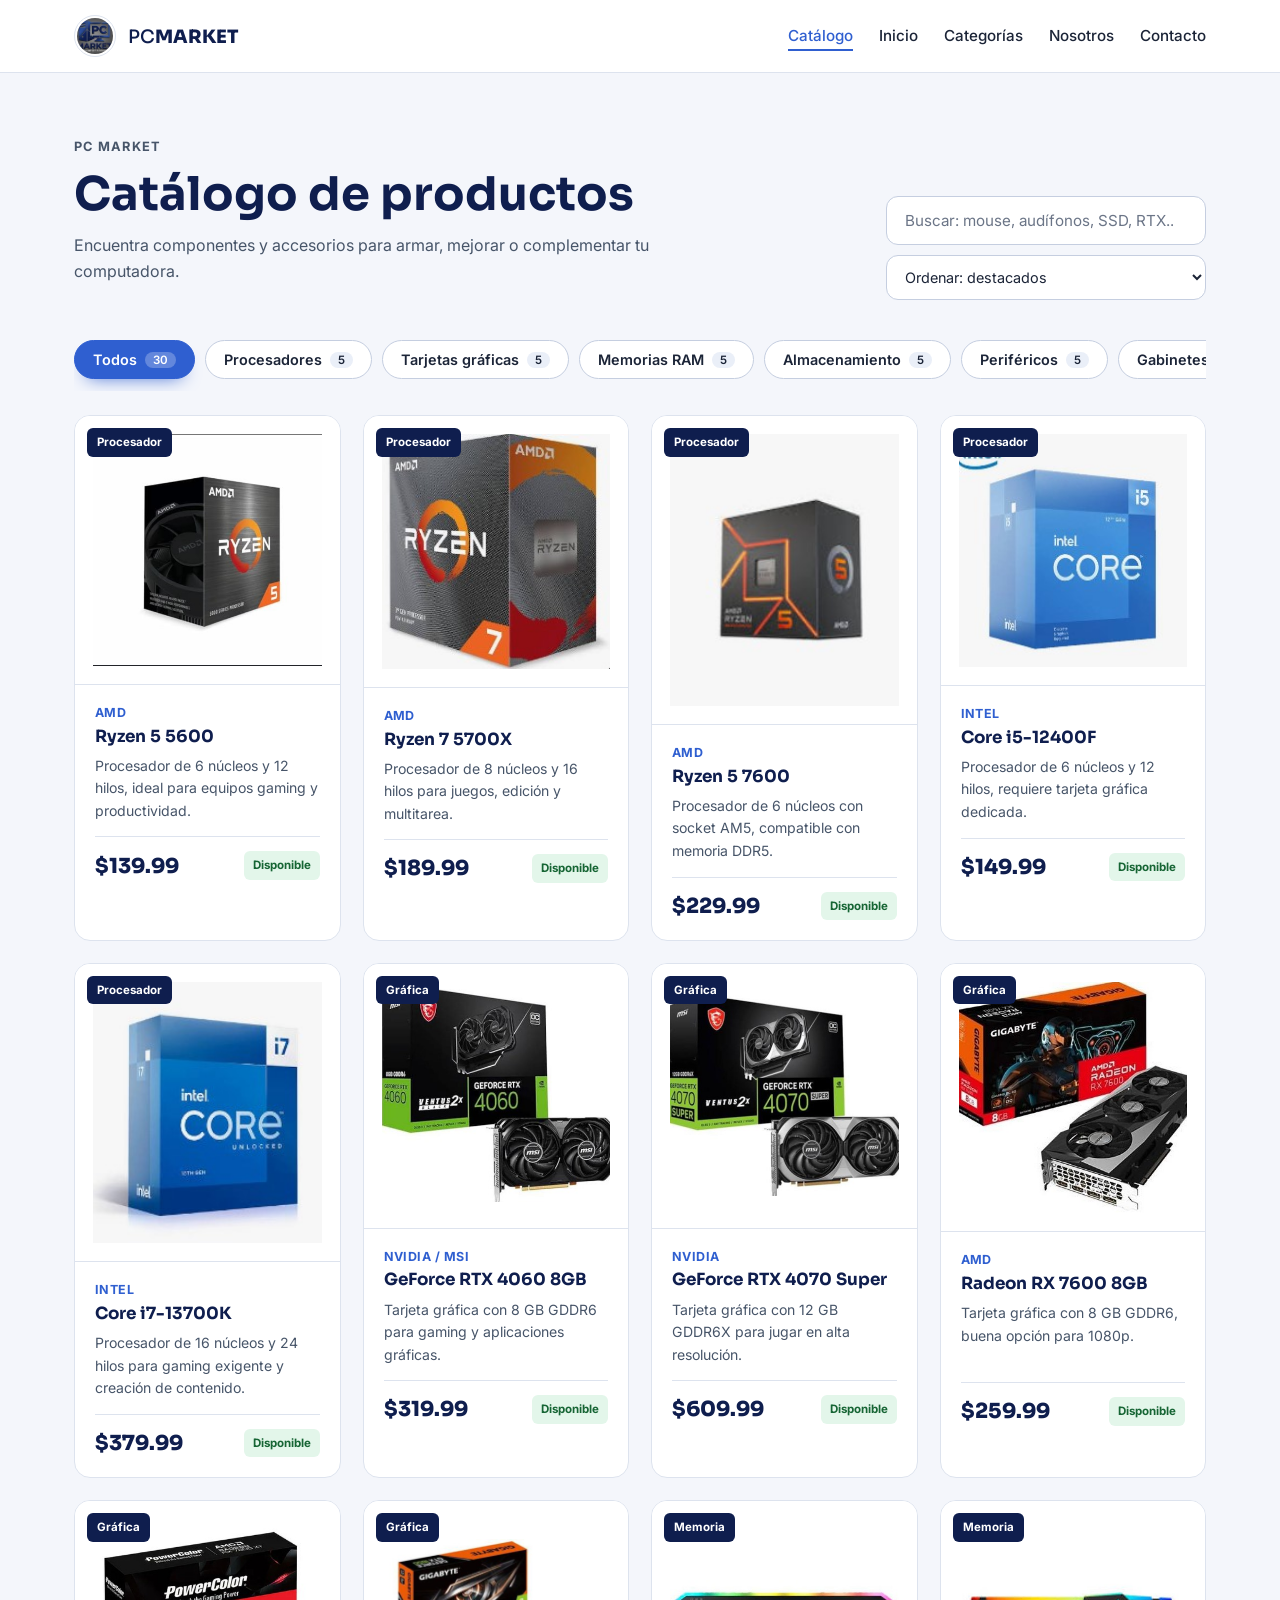
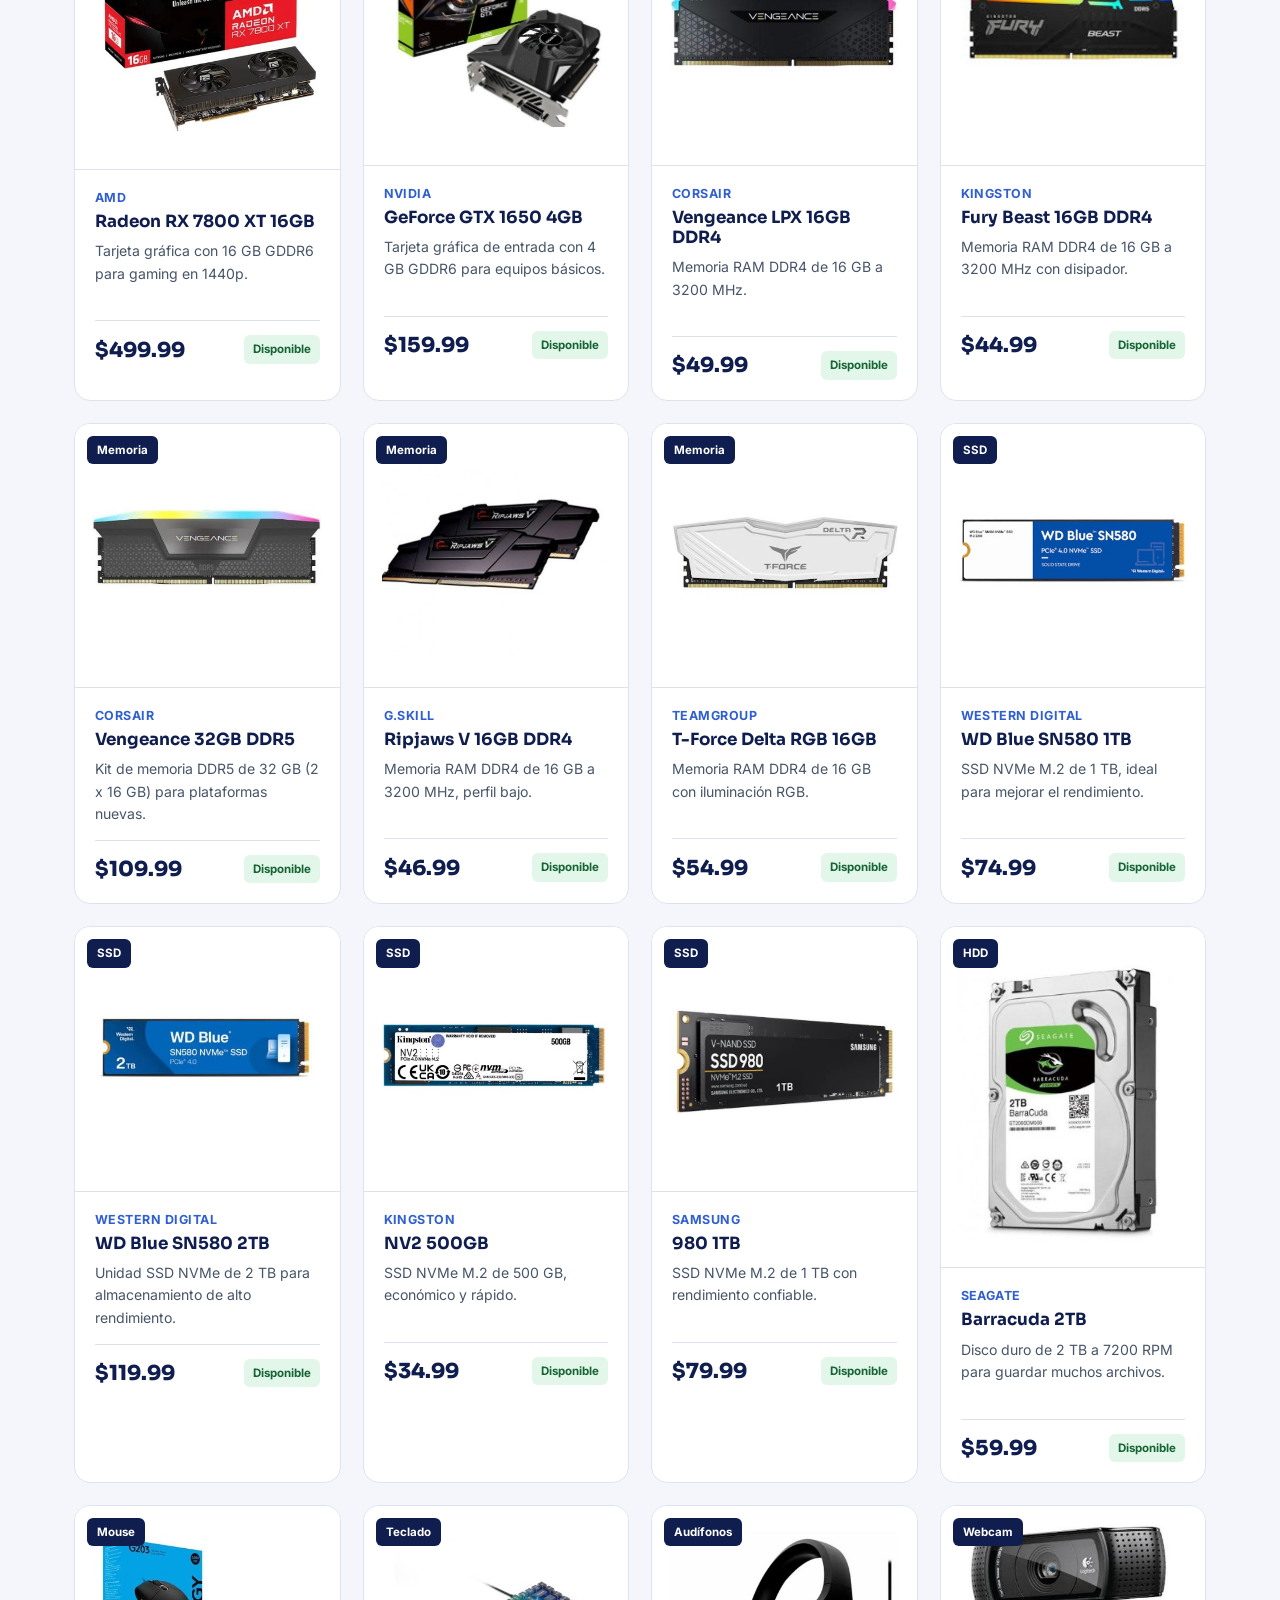
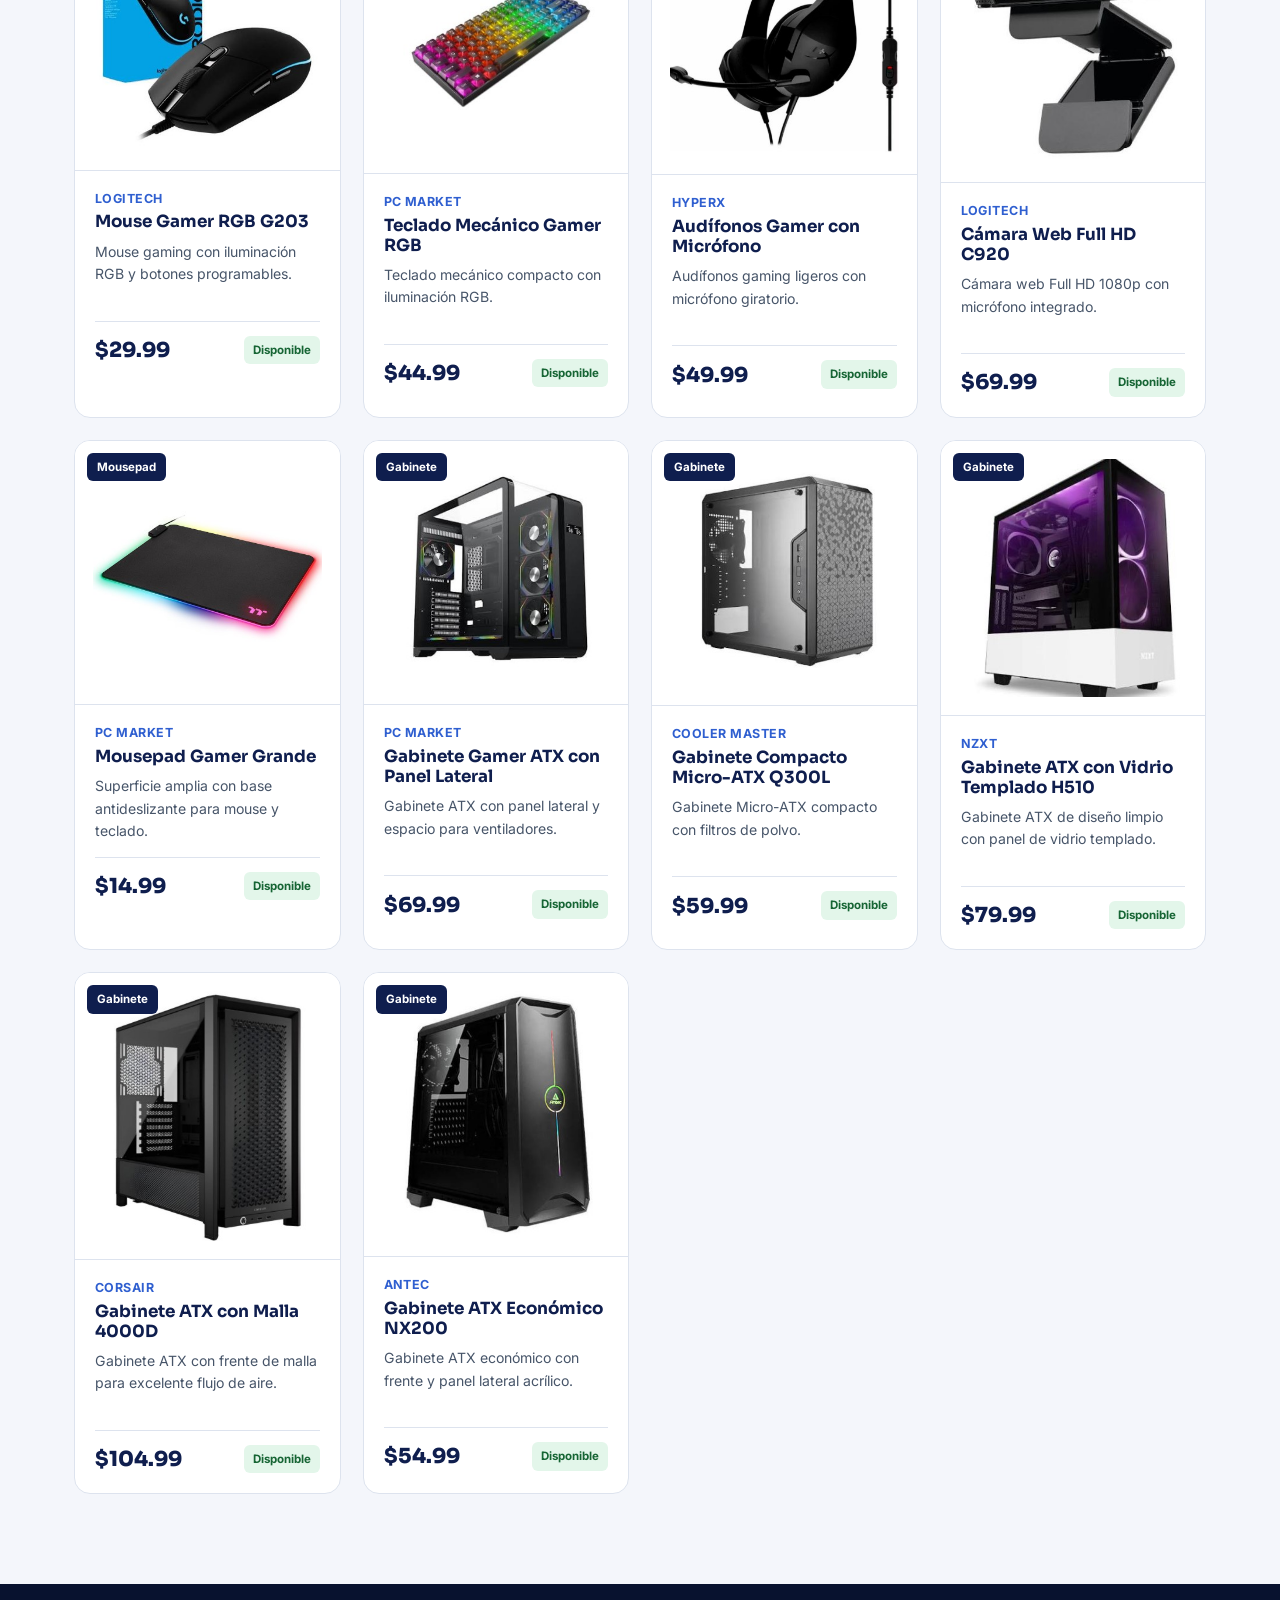
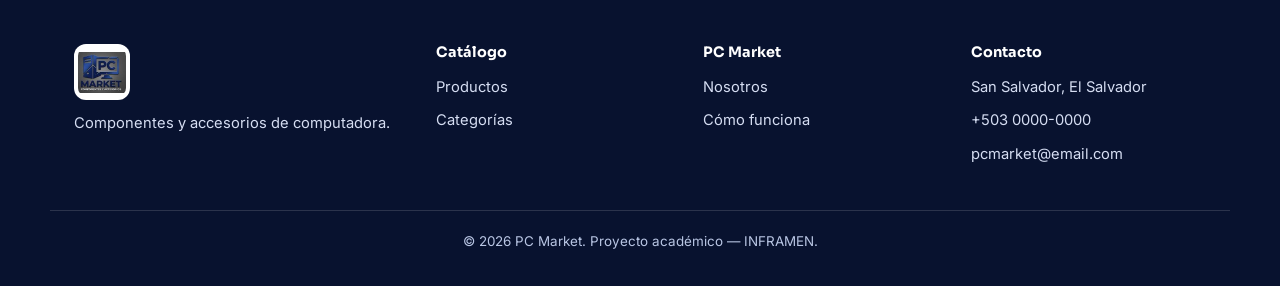
<file: index.html>
<!DOCTYPE html>
<html lang="es">
<head>
    <meta charset="UTF-8">
    <meta name="viewport" content="width=device-width, initial-scale=1.0">

    <title>PC Market | Catálogo de productos</title>

    <meta name="description" content="PC Market - Catálogo de componentes y accesorios de computadora.">

    <link rel="preconnect" href="https://fonts.googleapis.com">
    <link rel="preconnect" href="https://fonts.gstatic.com" crossorigin>
    <link href="https://fonts.googleapis.com/css2?family=Sora:wght@500;600;700;800&family=Inter:wght@400;500;600&display=swap" rel="stylesheet">

    <link rel="stylesheet" href="css/style.css?v=7">
</head>

<body>

<!-- =========================
     NAVEGACIÓN
========================= -->

<header class="topbar">
    <div class="topbar__inner contenedor">

        <a href="index.html" class="marca">
            <img src="images/logo/logo.jpg" alt="PC Market" class="marca__logo-img">
            <span class="marca__nombre">PC<strong>MARKET</strong></span>
        </a>

        <button class="nav-toggle" id="navToggle" aria-label="Abrir menú" aria-expanded="false" aria-controls="navPrincipal">
            <span></span>
            <span></span>
            <span></span>
        </button>

        <nav class="nav" id="navPrincipal">
            <ul class="nav__lista">
                <li><a href="index.html" class="nav__link activo">Catálogo</a></li>
                <li><a href="inicio.html" class="nav__link">Inicio</a></li>
                <li><a href="categorias.html" class="nav__link">Categorías</a></li>
                <li><a href="nosotros.html" class="nav__link">Nosotros</a></li>
                <li><a href="contacto.html" class="nav__link">Contacto</a></li>
            </ul>

            
        </nav>

    </div>
</header>


<main>

<!-- =========================
     ENCABEZADO DEL CATÁLOGO
========================= -->

<section class="catalogo">
    <div class="contenedor">

        <div class="catalogo__encabezado">
            <div>
                <p class="catalogo__rotulo">PC MARKET</p>
                <h1>Catálogo de productos</h1>
                <p>Encuentra componentes y accesorios para armar, mejorar o complementar tu computadora.</p>
            </div>

            <div class="catalogo__busqueda">
                <input type="text" id="buscador" placeholder="Buscar producto..." aria-label="Buscar producto">
            </div>
        </div>


        <!-- CATEGORÍAS RÁPIDAS -->

        <div class="filtros">
            <button class="filtro activo" data-categoria="todos">Todos</button>
            <button class="filtro" data-categoria="procesadores">Procesadores</button>
            <button class="filtro" data-categoria="graficas">Tarjetas gráficas</button>
            <button class="filtro" data-categoria="ram">Memorias RAM</button>
            <button class="filtro" data-categoria="almacenamiento">Almacenamiento</button>
            <button class="filtro" data-categoria="perifericos">Periféricos</button>
            <button class="filtro" data-categoria="gabinetes">Gabinetes</button>
        </div>


        <!-- =========================
             PRODUCTOS
        ========================= -->

        <div class="productos-grid" id="productosGrid">

            <!-- PRODUCTO 1 -->
            <article class="producto" data-codigo="1" data-categoria="procesadores">
                <div class="producto__imagen">
                    <span class="producto__etiqueta">Procesador</span>
                    <img src="images/productos/procesadores/ryzen-5-5600.jpg" alt="AMD Ryzen 5 5600" loading="lazy">
                </div>
                <div class="producto__contenido">
                    <p class="producto__marca">AMD</p>
                    <h2>Ryzen 5 5600</h2>
                    <p class="producto__descripcion">Procesador de 6 núcleos y 12 hilos, ideal para equipos gaming y productividad.</p>
                    <div class="producto__abajo">
                        <strong class="producto__precio">$139.99</strong>
                        <span class="producto__stock">Disponible</span>
                    </div>
                </div>
            </article>

            <!-- PRODUCTO 2 -->
            <article class="producto" data-codigo="2" data-categoria="procesadores">
                <div class="producto__imagen">
                    <span class="producto__etiqueta">Procesador</span>
                    <img src="images/productos/procesadores/ryzen-7-5700x.jpg" alt="AMD Ryzen 7 5700X" loading="lazy">
                </div>
                <div class="producto__contenido">
                    <p class="producto__marca">AMD</p>
                    <h2>Ryzen 7 5700X</h2>
                    <p class="producto__descripcion">Procesador de 8 núcleos y 16 hilos para juegos, edición y multitarea.</p>
                    <div class="producto__abajo">
                        <strong class="producto__precio">$189.99</strong>
                        <span class="producto__stock">Disponible</span>
                    </div>
                </div>
            </article>

            <!-- PRODUCTO 3 -->
            <article class="producto" data-codigo="3" data-categoria="procesadores">
                <div class="producto__imagen">
                    <span class="producto__etiqueta">Procesador</span>
                    <img src="images/productos/procesadores/ryzen-5-7600.jpg" alt="AMD Ryzen 5 7600" loading="lazy">
                </div>
                <div class="producto__contenido">
                    <p class="producto__marca">AMD</p>
                    <h2>Ryzen 5 7600</h2>
                    <p class="producto__descripcion">Procesador de 6 núcleos con socket AM5, compatible con memoria DDR5.</p>
                    <div class="producto__abajo">
                        <strong class="producto__precio">$229.99</strong>
                        <span class="producto__stock">Disponible</span>
                    </div>
                </div>
            </article>

            <!-- PRODUCTO 4 -->
            <article class="producto" data-codigo="4" data-categoria="procesadores">
                <div class="producto__imagen">
                    <span class="producto__etiqueta">Procesador</span>
                    <img src="images/productos/procesadores/intel-i5-12400f.jpg" alt="Intel Core i5-12400F" loading="lazy">
                </div>
                <div class="producto__contenido">
                    <p class="producto__marca">Intel</p>
                    <h2>Core i5-12400F</h2>
                    <p class="producto__descripcion">Procesador de 6 núcleos y 12 hilos, requiere tarjeta gráfica dedicada.</p>
                    <div class="producto__abajo">
                        <strong class="producto__precio">$149.99</strong>
                        <span class="producto__stock">Disponible</span>
                    </div>
                </div>
            </article>

            <!-- PRODUCTO 5 -->
            <article class="producto" data-codigo="5" data-categoria="procesadores">
                <div class="producto__imagen">
                    <span class="producto__etiqueta">Procesador</span>
                    <img src="images/productos/procesadores/intel-i7-13700k.jpg" alt="Intel Core i7-13700K" loading="lazy">
                </div>
                <div class="producto__contenido">
                    <p class="producto__marca">Intel</p>
                    <h2>Core i7-13700K</h2>
                    <p class="producto__descripcion">Procesador de 16 núcleos y 24 hilos para gaming exigente y creación de contenido.</p>
                    <div class="producto__abajo">
                        <strong class="producto__precio">$379.99</strong>
                        <span class="producto__stock">Disponible</span>
                    </div>
                </div>
            </article>

            <!-- PRODUCTO 6 -->
            <article class="producto" data-codigo="6" data-categoria="graficas">
                <div class="producto__imagen">
                    <span class="producto__etiqueta">Gráfica</span>
                    <img src="images/productos/tarjetas-graficas/rtx-4060-msi.jpg" alt="MSI GeForce RTX 4060 8GB" loading="lazy">
                </div>
                <div class="producto__contenido">
                    <p class="producto__marca">NVIDIA / MSI</p>
                    <h2>GeForce RTX 4060 8GB</h2>
                    <p class="producto__descripcion">Tarjeta gráfica con 8 GB GDDR6 para gaming y aplicaciones gráficas.</p>
                    <div class="producto__abajo">
                        <strong class="producto__precio">$319.99</strong>
                        <span class="producto__stock">Disponible</span>
                    </div>
                </div>
            </article>

            <!-- PRODUCTO 7 -->
            <article class="producto" data-codigo="7" data-categoria="graficas">
                <div class="producto__imagen">
                    <span class="producto__etiqueta">Gráfica</span>
                    <img src="images/productos/tarjetas-graficas/rtx-4070-super.jpg" alt="NVIDIA GeForce RTX 4070 Super" loading="lazy">
                </div>
                <div class="producto__contenido">
                    <p class="producto__marca">NVIDIA</p>
                    <h2>GeForce RTX 4070 Super</h2>
                    <p class="producto__descripcion">Tarjeta gráfica con 12 GB GDDR6X para jugar en alta resolución.</p>
                    <div class="producto__abajo">
                        <strong class="producto__precio">$609.99</strong>
                        <span class="producto__stock">Disponible</span>
                    </div>
                </div>
            </article>

            <!-- PRODUCTO 8 -->
            <article class="producto" data-codigo="8" data-categoria="graficas">
                <div class="producto__imagen">
                    <span class="producto__etiqueta">Gráfica</span>
                    <img src="images/productos/tarjetas-graficas/radeon-rx-7600.jpg" alt="AMD Radeon RX 7600" loading="lazy">
                </div>
                <div class="producto__contenido">
                    <p class="producto__marca">AMD</p>
                    <h2>Radeon RX 7600 8GB</h2>
                    <p class="producto__descripcion">Tarjeta gráfica con 8 GB GDDR6, buena opción para 1080p.</p>
                    <div class="producto__abajo">
                        <strong class="producto__precio">$259.99</strong>
                        <span class="producto__stock">Disponible</span>
                    </div>
                </div>
            </article>

            <!-- PRODUCTO 9 -->
            <article class="producto" data-codigo="9" data-categoria="graficas">
                <div class="producto__imagen">
                    <span class="producto__etiqueta">Gráfica</span>
                    <img src="images/productos/tarjetas-graficas/radeon-rx-7800-xt.jpg" alt="AMD Radeon RX 7800 XT" loading="lazy">
                </div>
                <div class="producto__contenido">
                    <p class="producto__marca">AMD</p>
                    <h2>Radeon RX 7800 XT 16GB</h2>
                    <p class="producto__descripcion">Tarjeta gráfica con 16 GB GDDR6 para gaming en 1440p.</p>
                    <div class="producto__abajo">
                        <strong class="producto__precio">$499.99</strong>
                        <span class="producto__stock">Disponible</span>
                    </div>
                </div>
            </article>

            <!-- PRODUCTO 10 -->
            <article class="producto" data-codigo="10" data-categoria="graficas">
                <div class="producto__imagen">
                    <span class="producto__etiqueta">Gráfica</span>
                    <img src="images/productos/tarjetas-graficas/gtx-1650.jpg" alt="NVIDIA GeForce GTX 1650" loading="lazy">
                </div>
                <div class="producto__contenido">
                    <p class="producto__marca">NVIDIA</p>
                    <h2>GeForce GTX 1650 4GB</h2>
                    <p class="producto__descripcion">Tarjeta gráfica de entrada con 4 GB GDDR6 para equipos básicos.</p>
                    <div class="producto__abajo">
                        <strong class="producto__precio">$159.99</strong>
                        <span class="producto__stock">Disponible</span>
                    </div>
                </div>
            </article>

            <!-- PRODUCTO 11 -->
            <article class="producto" data-codigo="11" data-categoria="ram">
                <div class="producto__imagen">
                    <span class="producto__etiqueta">Memoria</span>
                    <img src="images/productos/memorias-ram/corsair-vengeance-16gb.jpg" alt="Corsair Vengeance LPX 16GB" loading="lazy">
                </div>
                <div class="producto__contenido">
                    <p class="producto__marca">Corsair</p>
                    <h2>Vengeance LPX 16GB DDR4</h2>
                    <p class="producto__descripcion">Memoria RAM DDR4 de 16 GB a 3200 MHz.</p>
                    <div class="producto__abajo">
                        <strong class="producto__precio">$49.99</strong>
                        <span class="producto__stock">Disponible</span>
                    </div>
                </div>
            </article>

            <!-- PRODUCTO 12 -->
            <article class="producto" data-codigo="12" data-categoria="ram">
                <div class="producto__imagen">
                    <span class="producto__etiqueta">Memoria</span>
                    <img src="images/productos/memorias-ram/kingston-fury-16gb.jpg" alt="Kingston Fury Beast 16GB" loading="lazy">
                </div>
                <div class="producto__contenido">
                    <p class="producto__marca">Kingston</p>
                    <h2>Fury Beast 16GB DDR4</h2>
                    <p class="producto__descripcion">Memoria RAM DDR4 de 16 GB a 3200 MHz con disipador.</p>
                    <div class="producto__abajo">
                        <strong class="producto__precio">$44.99</strong>
                        <span class="producto__stock">Disponible</span>
                    </div>
                </div>
            </article>

            <!-- PRODUCTO 13 -->
            <article class="producto" data-codigo="13" data-categoria="ram">
                <div class="producto__imagen">
                    <span class="producto__etiqueta">Memoria</span>
                    <img src="images/productos/memorias-ram/corsair-ddr5-32gb.jpg" alt="Corsair Vengeance 32GB DDR5" loading="lazy">
                </div>
                <div class="producto__contenido">
                    <p class="producto__marca">Corsair</p>
                    <h2>Vengeance 32GB DDR5</h2>
                    <p class="producto__descripcion">Kit de memoria DDR5 de 32 GB (2 x 16 GB) para plataformas nuevas.</p>
                    <div class="producto__abajo">
                        <strong class="producto__precio">$109.99</strong>
                        <span class="producto__stock">Disponible</span>
                    </div>
                </div>
            </article>

            <!-- PRODUCTO 14 -->
            <article class="producto" data-codigo="14" data-categoria="ram">
                <div class="producto__imagen">
                    <span class="producto__etiqueta">Memoria</span>
                    <img src="images/productos/memorias-ram/gskill-ripjaws-16gb.jpg" alt="G.Skill Ripjaws V 16GB" loading="lazy">
                </div>
                <div class="producto__contenido">
                    <p class="producto__marca">G.Skill</p>
                    <h2>Ripjaws V 16GB DDR4</h2>
                    <p class="producto__descripcion">Memoria RAM DDR4 de 16 GB a 3200 MHz, perfil bajo.</p>
                    <div class="producto__abajo">
                        <strong class="producto__precio">$46.99</strong>
                        <span class="producto__stock">Disponible</span>
                    </div>
                </div>
            </article>

            <!-- PRODUCTO 15 -->
            <article class="producto" data-codigo="15" data-categoria="ram">
                <div class="producto__imagen">
                    <span class="producto__etiqueta">Memoria</span>
                    <img src="images/productos/memorias-ram/teamgroup-delta-16gb.jpg" alt="TeamGroup T-Force Delta RGB 16GB" loading="lazy">
                </div>
                <div class="producto__contenido">
                    <p class="producto__marca">TeamGroup</p>
                    <h2>T-Force Delta RGB 16GB</h2>
                    <p class="producto__descripcion">Memoria RAM DDR4 de 16 GB con iluminación RGB.</p>
                    <div class="producto__abajo">
                        <strong class="producto__precio">$54.99</strong>
                        <span class="producto__stock">Disponible</span>
                    </div>
                </div>
            </article>

            <!-- PRODUCTO 16 -->
            <article class="producto" data-codigo="16" data-categoria="almacenamiento">
                <div class="producto__imagen">
                    <span class="producto__etiqueta">SSD</span>
                    <img src="images/productos/almacenamiento/wd-sn580-1tb.jpg" alt="WD Blue SN580 1TB" loading="lazy">
                </div>
                <div class="producto__contenido">
                    <p class="producto__marca">Western Digital</p>
                    <h2>WD Blue SN580 1TB</h2>
                    <p class="producto__descripcion">SSD NVMe M.2 de 1 TB, ideal para mejorar el rendimiento.</p>
                    <div class="producto__abajo">
                        <strong class="producto__precio">$74.99</strong>
                        <span class="producto__stock">Disponible</span>
                    </div>
                </div>
            </article>

            <!-- PRODUCTO 17 -->
            <article class="producto" data-codigo="17" data-categoria="almacenamiento">
                <div class="producto__imagen">
                    <span class="producto__etiqueta">SSD</span>
                    <img src="images/productos/almacenamiento/wd-sn580-2tb.jpg" alt="WD Blue SN580 2TB" loading="lazy">
                </div>
                <div class="producto__contenido">
                    <p class="producto__marca">Western Digital</p>
                    <h2>WD Blue SN580 2TB</h2>
                    <p class="producto__descripcion">Unidad SSD NVMe de 2 TB para almacenamiento de alto rendimiento.</p>
                    <div class="producto__abajo">
                        <strong class="producto__precio">$119.99</strong>
                        <span class="producto__stock">Disponible</span>
                    </div>
                </div>
            </article>

            <!-- PRODUCTO 18 -->
            <article class="producto" data-codigo="18" data-categoria="almacenamiento">
                <div class="producto__imagen">
                    <span class="producto__etiqueta">SSD</span>
                    <img src="images/productos/almacenamiento/kingston-nv2-500gb.jpg" alt="Kingston NV2 500GB" loading="lazy">
                </div>
                <div class="producto__contenido">
                    <p class="producto__marca">Kingston</p>
                    <h2>NV2 500GB</h2>
                    <p class="producto__descripcion">SSD NVMe M.2 de 500 GB, económico y rápido.</p>
                    <div class="producto__abajo">
                        <strong class="producto__precio">$34.99</strong>
                        <span class="producto__stock">Disponible</span>
                    </div>
                </div>
            </article>

            <!-- PRODUCTO 19 -->
            <article class="producto" data-codigo="19" data-categoria="almacenamiento">
                <div class="producto__imagen">
                    <span class="producto__etiqueta">SSD</span>
                    <img src="images/productos/almacenamiento/samsung-980-1tb.jpg" alt="Samsung 980 1TB" loading="lazy">
                </div>
                <div class="producto__contenido">
                    <p class="producto__marca">Samsung</p>
                    <h2>980 1TB</h2>
                    <p class="producto__descripcion">SSD NVMe M.2 de 1 TB con rendimiento confiable.</p>
                    <div class="producto__abajo">
                        <strong class="producto__precio">$79.99</strong>
                        <span class="producto__stock">Disponible</span>
                    </div>
                </div>
            </article>

            <!-- PRODUCTO 20 -->
            <article class="producto" data-codigo="20" data-categoria="almacenamiento">
                <div class="producto__imagen">
                    <span class="producto__etiqueta">HDD</span>
                    <img src="images/productos/almacenamiento/seagate-barracuda-2tb.jpg" alt="Seagate Barracuda 2TB" loading="lazy">
                </div>
                <div class="producto__contenido">
                    <p class="producto__marca">Seagate</p>
                    <h2>Barracuda 2TB</h2>
                    <p class="producto__descripcion">Disco duro de 2 TB a 7200 RPM para guardar muchos archivos.</p>
                    <div class="producto__abajo">
                        <strong class="producto__precio">$59.99</strong>
                        <span class="producto__stock">Disponible</span>
                    </div>
                </div>
            </article>

            <!-- PRODUCTO 21 -->
            <article class="producto" data-codigo="21" data-categoria="perifericos">
                <div class="producto__imagen">
                    <span class="producto__etiqueta">Mouse</span>
                    <img src="images/productos/perifericos/logitech-g203.jpg" alt="Logitech G203" loading="lazy">
                </div>
                <div class="producto__contenido">
                    <p class="producto__marca">Logitech</p>
                    <h2>Mouse Gamer RGB G203</h2>
                    <p class="producto__descripcion">Mouse gaming con iluminación RGB y botones programables.</p>
                    <div class="producto__abajo">
                        <strong class="producto__precio">$29.99</strong>
                        <span class="producto__stock">Disponible</span>
                    </div>
                </div>
            </article>

            <!-- PRODUCTO 22 -->
            <article class="producto" data-codigo="22" data-categoria="perifericos">
                <div class="producto__imagen">
                    <span class="producto__etiqueta">Teclado</span>
                    <img src="images/productos/perifericos/teclado-mecanico-rgb.jpg" alt="Teclado mecánico RGB" loading="lazy">
                </div>
                <div class="producto__contenido">
                    <p class="producto__marca">PC Market</p>
                    <h2>Teclado Mecánico Gamer RGB</h2>
                    <p class="producto__descripcion">Teclado mecánico compacto con iluminación RGB.</p>
                    <div class="producto__abajo">
                        <strong class="producto__precio">$44.99</strong>
                        <span class="producto__stock">Disponible</span>
                    </div>
                </div>
            </article>

            <!-- PRODUCTO 23 -->
            <article class="producto" data-codigo="23" data-categoria="perifericos">
                <div class="producto__imagen">
                    <span class="producto__etiqueta">Audífonos</span>
                    <img src="images/productos/perifericos/hyperx-cloud-stinger.jpg" alt="HyperX Cloud Stinger" loading="lazy">
                </div>
                <div class="producto__contenido">
                    <p class="producto__marca">HyperX</p>
                    <h2>Audífonos Gamer con Micrófono</h2>
                    <p class="producto__descripcion">Audífonos gaming ligeros con micrófono giratorio.</p>
                    <div class="producto__abajo">
                        <strong class="producto__precio">$49.99</strong>
                        <span class="producto__stock">Disponible</span>
                    </div>
                </div>
            </article>

            <!-- PRODUCTO 24 -->
            <article class="producto" data-codigo="24" data-categoria="perifericos">
                <div class="producto__imagen">
                    <span class="producto__etiqueta">Webcam</span>
                    <img src="images/productos/perifericos/logitech-c920.jpg" alt="Logitech C920" loading="lazy">
                </div>
                <div class="producto__contenido">
                    <p class="producto__marca">Logitech</p>
                    <h2>Cámara Web Full HD C920</h2>
                    <p class="producto__descripcion">Cámara web Full HD 1080p con micrófono integrado.</p>
                    <div class="producto__abajo">
                        <strong class="producto__precio">$69.99</strong>
                        <span class="producto__stock">Disponible</span>
                    </div>
                </div>
            </article>

            <!-- PRODUCTO 25 -->
            <article class="producto" data-codigo="25" data-categoria="perifericos">
                <div class="producto__imagen">
                    <span class="producto__etiqueta">Mousepad</span>
                    <img src="images/productos/perifericos/mousepad-gaming.jpg" alt="Mousepad gaming grande" loading="lazy">
                </div>
                <div class="producto__contenido">
                    <p class="producto__marca">PC Market</p>
                    <h2>Mousepad Gamer Grande</h2>
                    <p class="producto__descripcion">Superficie amplia con base antideslizante para mouse y teclado.</p>
                    <div class="producto__abajo">
                        <strong class="producto__precio">$14.99</strong>
                        <span class="producto__stock">Disponible</span>
                    </div>
                </div>
            </article>

            <!-- PRODUCTO 26 -->
            <article class="producto" data-codigo="26" data-categoria="gabinetes">
                <div class="producto__imagen">
                    <span class="producto__etiqueta">Gabinete</span>
                    <img src="images/productos/gabinetes/gabinete-gaming-atx.jpg" alt="Gabinete gaming ATX" loading="lazy">
                </div>
                <div class="producto__contenido">
                    <p class="producto__marca">PC Market</p>
                     <h2>Gabinete Gamer ATX con Panel Lateral</h2>
                    <p class="producto__descripcion">Gabinete ATX con panel lateral y espacio para ventiladores.</p>
                    <div class="producto__abajo">
                        <strong class="producto__precio">$69.99</strong>
                        <span class="producto__stock">Disponible</span>
                    </div>
                </div>
            </article>

            <!-- PRODUCTO 27 -->
            <article class="producto" data-codigo="27" data-categoria="gabinetes">
                <div class="producto__imagen">
                    <span class="producto__etiqueta">Gabinete</span>
                    <img src="images/productos/gabinetes/coolermaster-q300l.jpg" alt="Cooler Master MasterBox Q300L" loading="lazy">
                </div>
                <div class="producto__contenido">
                    <p class="producto__marca">Cooler Master</p>
                    <h2>Gabinete Compacto Micro-ATX Q300L</h2>
                    <p class="producto__descripcion">Gabinete Micro-ATX compacto con filtros de polvo.</p>
                    <div class="producto__abajo">
                        <strong class="producto__precio">$59.99</strong>
                        <span class="producto__stock">Disponible</span>
                    </div>
                </div>
            </article>

            <!-- PRODUCTO 28 -->
            <article class="producto" data-codigo="28" data-categoria="gabinetes">
                <div class="producto__imagen">
                    <span class="producto__etiqueta">Gabinete</span>
                    <img src="images/productos/gabinetes/nzxt-h510.jpg" alt="NZXT H510" loading="lazy">
                </div>
                <div class="producto__contenido">
                    <p class="producto__marca">NZXT</p>
                     <h2>Gabinete ATX con Vidrio Templado H510</h2>
                    <p class="producto__descripcion">Gabinete ATX de diseño limpio con panel de vidrio templado.</p>
                    <div class="producto__abajo">
                        <strong class="producto__precio">$79.99</strong>
                        <span class="producto__stock">Disponible</span>
                    </div>
                </div>
            </article>

            <!-- PRODUCTO 29 -->
            <article class="producto" data-codigo="29" data-categoria="gabinetes">
                <div class="producto__imagen">
                    <span class="producto__etiqueta">Gabinete</span>
                    <img src="images/productos/gabinetes/corsair-4000d.jpg" alt="Corsair 4000D Airflow" loading="lazy">
                </div>
                <div class="producto__contenido">
                    <p class="producto__marca">Corsair</p>
                    <h2>Gabinete ATX con Malla 4000D</h2>
                    <p class="producto__descripcion">Gabinete ATX con frente de malla para excelente flujo de aire.</p>
                    <div class="producto__abajo">
                        <strong class="producto__precio">$104.99</strong>
                        <span class="producto__stock">Disponible</span>
                    </div>
                </div>
            </article>

            <!-- PRODUCTO 30 -->
            <article class="producto" data-codigo="30" data-categoria="gabinetes">
                <div class="producto__imagen">
                    <span class="producto__etiqueta">Gabinete</span>
                    <img src="images/productos/gabinetes/antec-nx200.jpg" alt="Antec NX200" loading="lazy">
                </div>
                <div class="producto__contenido">
                    <p class="producto__marca">Antec</p>
                    <h2>Gabinete ATX Económico NX200</h2>
                    <p class="producto__descripcion">Gabinete ATX económico con frente y panel lateral acrílico.</p>
                    <div class="producto__abajo">
                        <strong class="producto__precio">$54.99</strong>
                        <span class="producto__stock">Disponible</span>
                    </div>
                </div>
            </article>

        </div>


        <p id="sinResultados" class="sin-resultados" hidden>
            No encontramos productos con esa búsqueda.
        </p>

    </div>
</section>

</main>


<!-- =========================
     FOOTER
========================= -->

<footer class="pie">

    <div class="contenedor pie__grid">

        <div class="pie__marca">
            <img src="images/logo/logo.jpg" alt="PC Market" class="pie__logo">
            <p>Componentes y accesorios de computadora.</p>
        </div>

        <div class="pie__columna">
            <h4>Catálogo</h4>
            <ul>
                <li><a href="index.html">Productos</a></li>
                <li><a href="categorias.html">Categorías</a></li>
            </ul>
        </div>

        <div class="pie__columna">
            <h4>PC Market</h4>
            <ul>
                <li><a href="nosotros.html">Nosotros</a></li>
                <li><a href="como-funciona.html">Cómo funciona</a></li>
            </ul>
        </div>

        <div class="pie__columna">
            <h4>Contacto</h4>
            <ul>
                <li>San Salvador, El Salvador</li>
                <li>+503 0000-0000</li>
                <li>pcmarket@email.com</li>
            </ul>
        </div>

    </div>

    <div class="contenedor pie__linea">
        <p>© 2026 PC Market. Proyecto académico — INFRAMEN.</p>
    </div>

</footer>


<script src="js/script.js?v=7"></script>

</body>
</html>
</file>
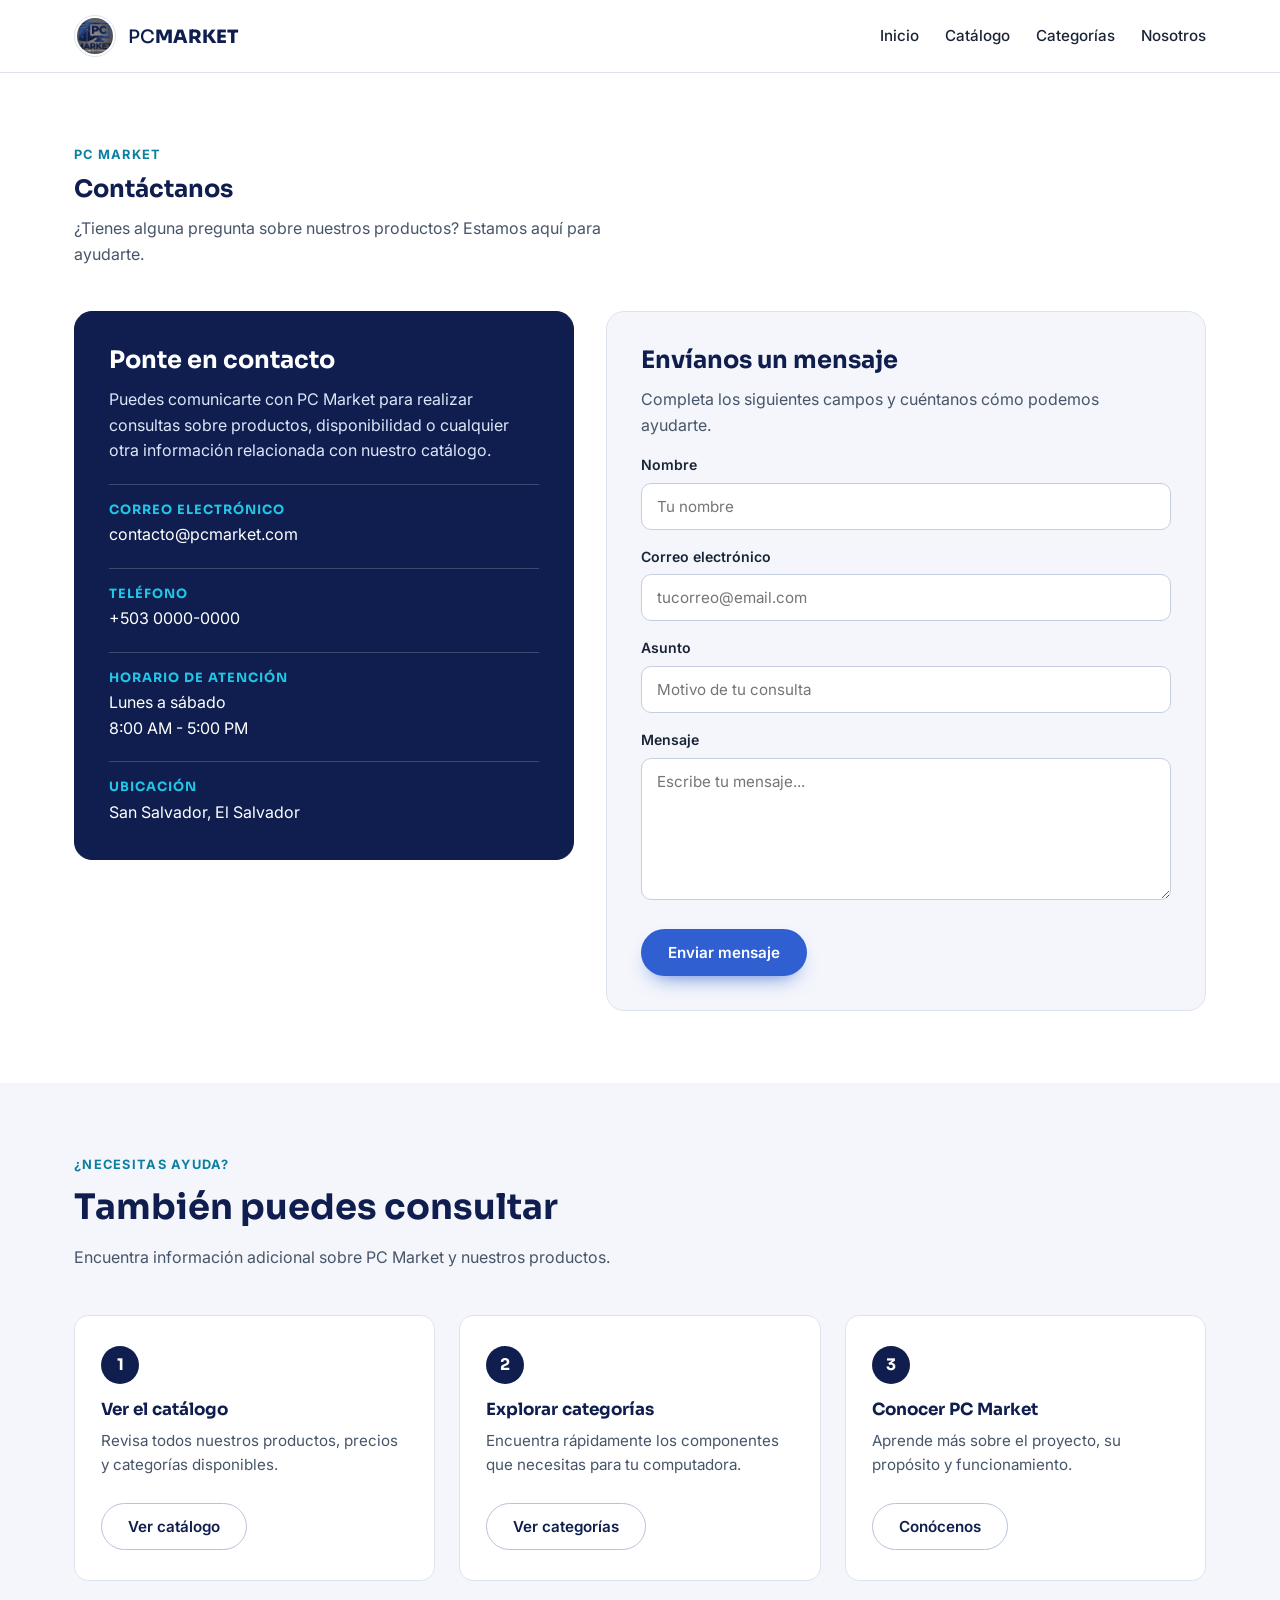
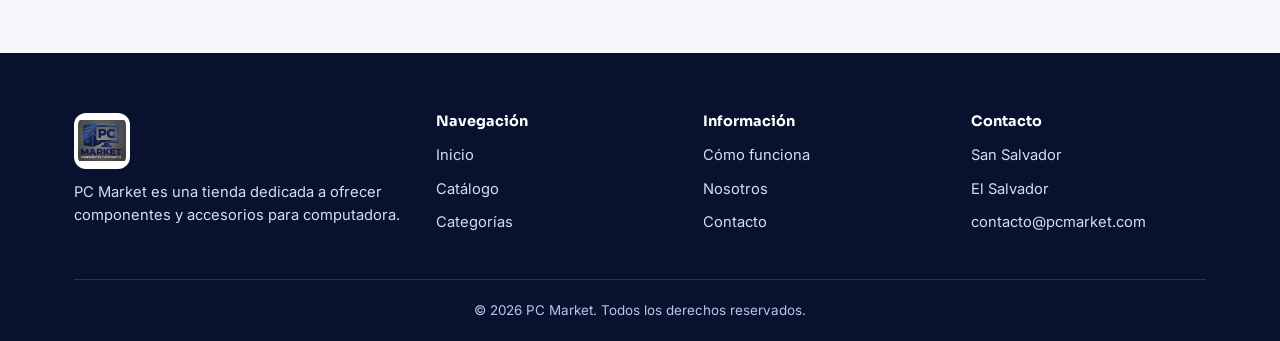
<file: contacto.html>
<!DOCTYPE html>
<html lang="es">

<head>
    <meta charset="UTF-8">
    <meta name="viewport" content="width=device-width, initial-scale=1.0">

    <title>PC Market | Contacto</title>

    <meta name="description"
          content="Contacta con PC Market para realizar consultas sobre nuestros productos.">

    <link rel="preconnect" href="https://fonts.googleapis.com">
    <link rel="preconnect" href="https://fonts.gstatic.com" crossorigin>

    <link href="https://fonts.googleapis.com/css2?family=Sora:wght@500;600;700;800&family=Inter:wght@400;500;600&display=swap"
          rel="stylesheet">

    <link rel="stylesheet" href="css/style.css?v=7">

</head>

<body>


<!-- ==========================================================
     BARRA DE NAVEGACIÓN
========================================================== -->

<header class="topbar">

    <div class="topbar__inner contenedor">

        <a href="inicio.html" class="marca">

            <img src="images/logo/logo.jpg"
                 alt="PC Market"
                 class="marca__logo-img">

            <span class="marca__nombre">
                PC<strong>MARKET</strong>
            </span>

        </a>


        <button class="nav-toggle"
                id="navToggle"
                aria-label="Abrir menú"
                aria-expanded="false">

            <span></span>
            <span></span>
            <span></span>

        </button>


        <nav class="nav" id="navPrincipal">

            <ul class="nav__lista">

                <li>
                    <a href="inicio.html"
                       class="nav__link">
                        Inicio
                    </a>
                </li>

                <li>
                    <a href="index.html"
                       class="nav__link">
                        Catálogo
                    </a>
                </li>

                <li>
                    <a href="categorias.html"
                       class="nav__link">
                        Categorías
                    </a>
                </li>



                <li>
                    <a href="nosotros.html"
                       class="nav__link">
                        Nosotros
                    </a>
                </li>

            </ul>


        </nav>

    </div>

</header>


<main>


<!-- ==========================================================
     ENCABEZADO
========================================================== -->

<section class="contacto">

    <div class="contenedor">


        <div class="seccion__encabezado">

            <p>
                PC MARKET
            </p>

            <h1>
                Contáctanos
            </h1>

            <p>
                ¿Tienes alguna pregunta sobre nuestros productos?
                Estamos aquí para ayudarte.
            </p>

        </div>


        <div class="contacto__grid">


            <!-- INFORMACIÓN -->

            <div class="contacto__informacion">

                <h2>
                    Ponte en contacto
                </h2>

                <p>
                    Puedes comunicarte con PC Market para
                    realizar consultas sobre productos,
                    disponibilidad o cualquier otra información
                    relacionada con nuestro catálogo.
                </p>


                <div class="contacto__dato">

                    <h3>
                        Correo electrónico
                    </h3>

                    <p>
                        contacto@pcmarket.com
                    </p>

                </div>


                <div class="contacto__dato">

                    <h3>
                        Teléfono
                    </h3>

                    <p>
                        +503 0000-0000
                    </p>

                </div>


                <div class="contacto__dato">

                    <h3>
                        Horario de atención
                    </h3>

                    <p>
                        Lunes a sábado
                        <br>
                        8:00 AM - 5:00 PM
                    </p>

                </div>


                <div class="contacto__dato">

                    <h3>
                        Ubicación
                    </h3>

                    <p>
                        San Salvador, El Salvador
                    </p>

                </div>

            </div>


            <!-- FORMULARIO -->

            <div class="contacto__formulario">

                <h2>
                    Envíanos un mensaje
                </h2>

                <p>
                    Completa los siguientes campos
                    y cuéntanos cómo podemos ayudarte.
                </p>


                <form id="formContacto">


                    <label for="nombre">
                        Nombre
                    </label>

                    <input
                        type="text"
                        id="nombre"
                        name="nombre"
                        placeholder="Tu nombre"
                        required
                    >


                    <label for="correo">
                        Correo electrónico
                    </label>

                    <input
                        type="email"
                        id="correo"
                        name="correo"
                        placeholder="tucorreo@email.com"
                        required
                    >


                    <label for="asunto">
                        Asunto
                    </label>

                    <input
                        type="text"
                        id="asunto"
                        name="asunto"
                        placeholder="Motivo de tu consulta"
                        required
                    >


                    <label for="mensaje">
                        Mensaje
                    </label>

                    <textarea
                        id="mensaje"
                        name="mensaje"
                        rows="6"
                        placeholder="Escribe tu mensaje..."
                        required
                    ></textarea>


                    <button
                        type="submit"
                        class="boton boton--primario">

                        Enviar mensaje

                    </button>


                    <p id="mensajeContacto"
                       class="contacto__mensaje"
                       hidden>
                    </p>


                </form>

            </div>


        </div>

    </div>

</section>


<!-- ==========================================================
     AYUDA
========================================================== -->

<section class="proceso">

    <div class="contenedor">

        <div class="seccion__encabezado">

            <p>
                ¿NECESITAS AYUDA?
            </p>

            <h2>
                También puedes consultar
            </h2>

            <p>
                Encuentra información adicional sobre
                PC Market y nuestros productos.
            </p>

        </div>


        <ol class="proceso__lista">


            <li class="proceso__paso">

                <span class="proceso__numero">
                    1
                </span>

                <h3>
                    Ver el catálogo
                </h3>

                <p>
                    Revisa todos nuestros productos,
                    precios y categorías disponibles.
                </p>

                <br>

                <a href="index.html"
                   class="boton boton--fantasma">
                    Ver catálogo
                </a>

            </li>


            <li class="proceso__paso">

                <span class="proceso__numero">
                    2
                </span>

                <h3>
                    Explorar categorías
                </h3>

                <p>
                    Encuentra rápidamente los componentes
                    que necesitas para tu computadora.
                </p>

                <br>

                <a href="categorias.html"
                   class="boton boton--fantasma">
                    Ver categorías
                </a>

            </li>


            <li class="proceso__paso">

                <span class="proceso__numero">
                    3
                </span>

                <h3>
                    Conocer PC Market
                </h3>

                <p>
                    Aprende más sobre el proyecto,
                    su propósito y funcionamiento.
                </p>

                <br>

                <a href="nosotros.html"
                   class="boton boton--fantasma">
                    Conócenos
                </a>

            </li>


        </ol>

    </div>

</section>


</main>


<!-- ==========================================================
     FOOTER
========================================================== -->

<footer class="pie">

    <div class="contenedor">

        <div class="pie__grid">


            <div class="pie__marca">

                <div class="espacio-logo espacio-logo--chico espacio-logo--con-imagen">

                    <img src="images/logo/logo.jpg"
                         alt="PC Market"
                         class="pie__logo">

                </div>

                <p>
                    PC Market es una tienda dedicada a ofrecer
                    componentes y accesorios para computadora.
                </p>

            </div>


            <div class="pie__columna">

                <h4>
                    Navegación
                </h4>

                <ul>

                    <li>
                        <a href="inicio.html">
                            Inicio
                        </a>
                    </li>

                    <li>
                        <a href="index.html">
                            Catálogo
                        </a>
                    </li>

                    <li>
                        <a href="categorias.html">
                            Categorías
                        </a>
                    </li>

                </ul>

            </div>


            <div class="pie__columna">

                <h4>
                    Información
                </h4>

                <ul>

                    <li>
                        <a href="como-funciona.html">
                            Cómo funciona
                        </a>
                    </li>

                    <li>
                        <a href="nosotros.html">
                            Nosotros
                        </a>
                    </li>

                    <li>
                        <a href="contacto.html">
                            Contacto
                        </a>
                    </li>

                </ul>

            </div>


            <div class="pie__columna">

                <h4>
                    Contacto
                </h4>

                <ul>

                    <li>
                        San Salvador
                    </li>

                    <li>
                        El Salvador
                    </li>

                    <li>
                        contacto@pcmarket.com
                    </li>

                </ul>

            </div>


        </div>


        <div class="pie__linea">

            © 2026 PC Market. Todos los derechos reservados.

        </div>

    </div>

</footer>


<script src="js/script.js?v=7"></script>


<script>

document.getElementById("formContacto").addEventListener("submit", function(evento) {

    evento.preventDefault();

    const mensaje = document.getElementById("mensajeContacto");

    mensaje.textContent =
        "Gracias por contactarnos. Tu mensaje ha sido recibido.";

    mensaje.hidden = false;

    this.reset();

});

</script>


</body>
</html>
</file>
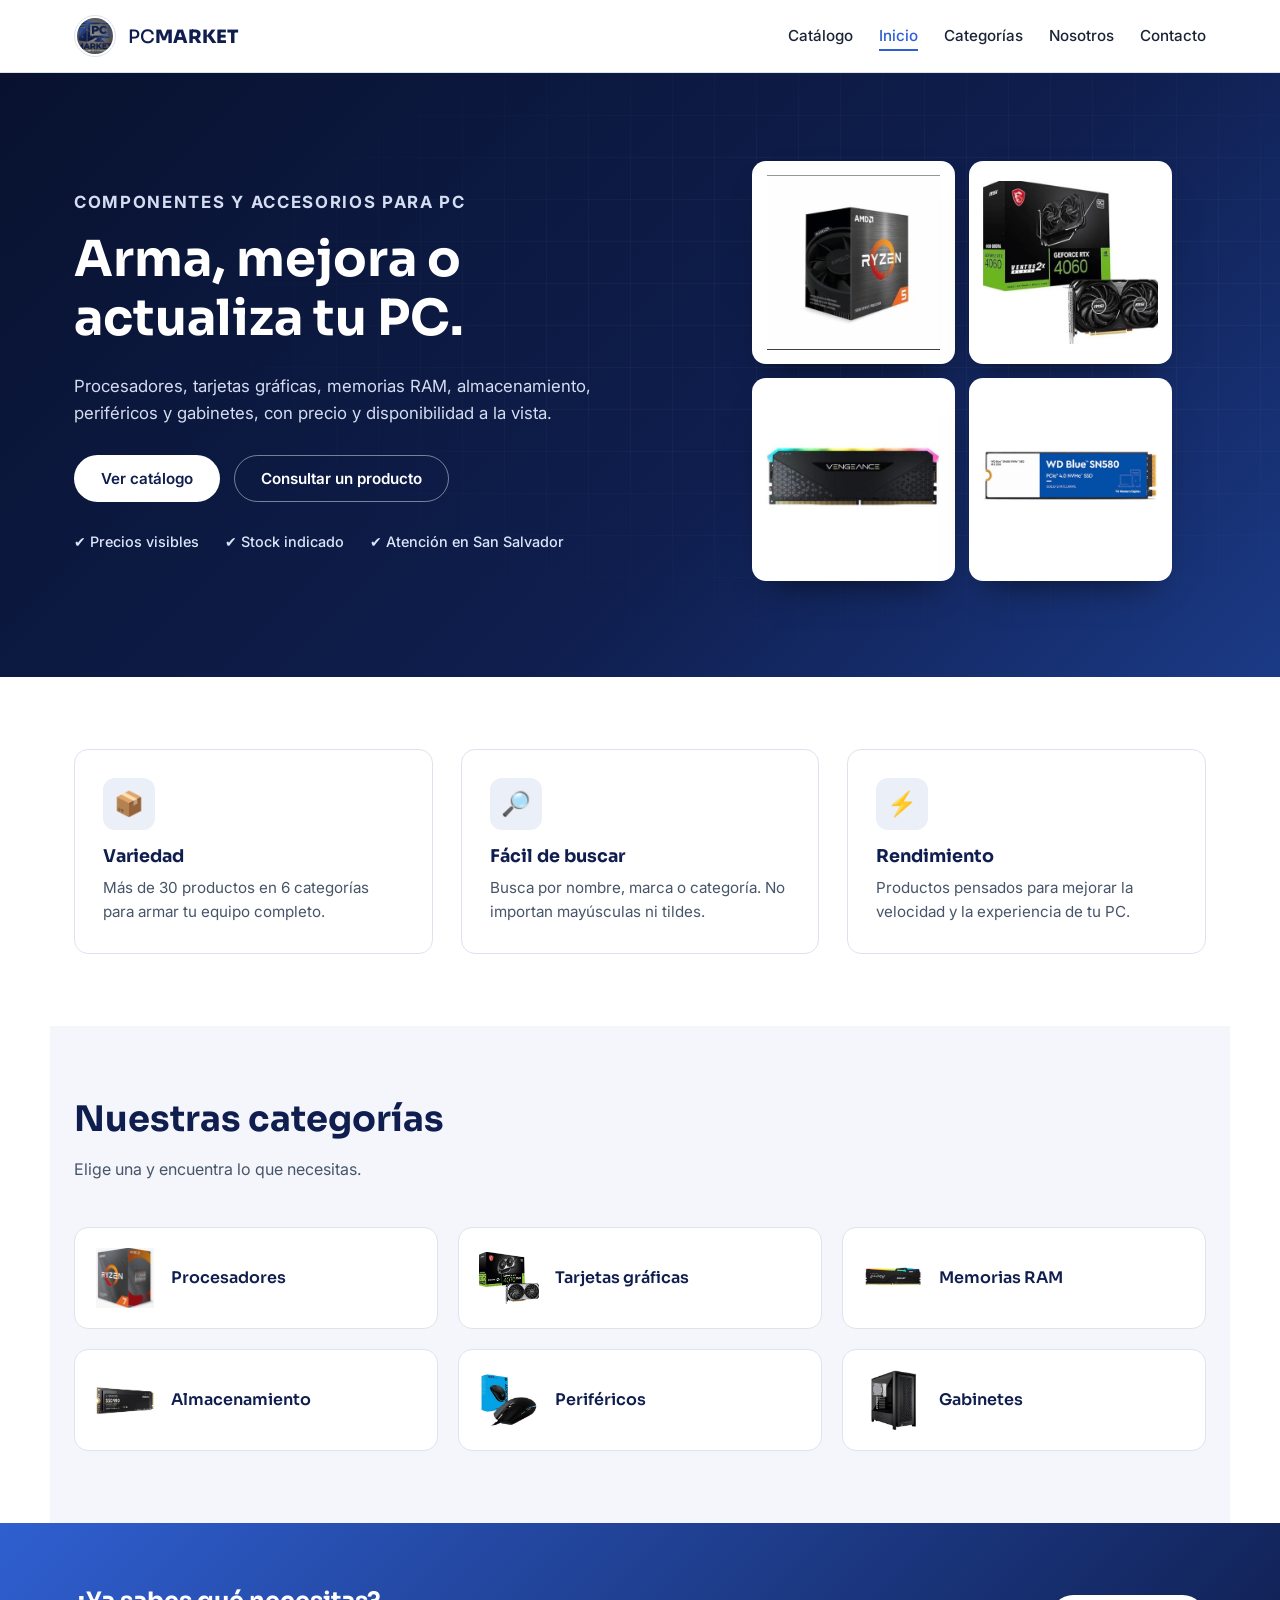
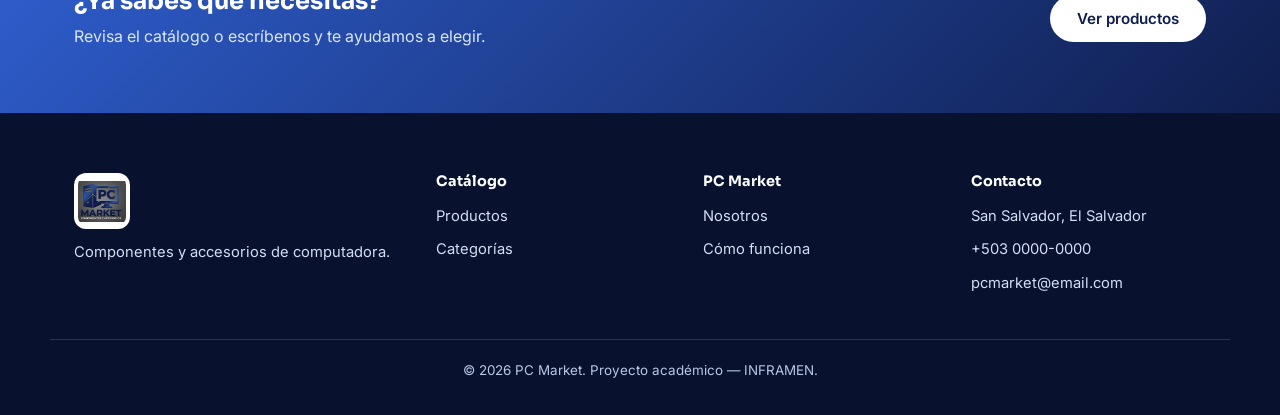
<file: inicio.html>
<!DOCTYPE html>
<html lang="es">
<head>
    <meta charset="UTF-8">
    <meta name="viewport" content="width=device-width, initial-scale=1.0">
    <title>PC Market | Inicio</title>
    <meta name="description" content="PC Market - Componentes, periféricos y accesorios para tu computadora.">

    <link rel="preconnect" href="https://fonts.googleapis.com">
    <link rel="preconnect" href="https://fonts.gstatic.com" crossorigin>
    <link href="https://fonts.googleapis.com/css2?family=Sora:wght@500;600;700;800&family=Inter:wght@400;500;600&display=swap" rel="stylesheet">
    <link rel="stylesheet" href="css/style.css?v=8">
</head>
<body>

<header class="topbar">
    <div class="topbar__inner contenedor">
        <a href="index.html" class="marca">
            <img src="images/logo/logo.jpg" alt="PC Market" class="marca__logo-img">
            <span class="marca__nombre">PC<strong>MARKET</strong></span>
        </a>

        <button class="nav-toggle" id="navToggle" aria-label="Abrir menú" aria-expanded="false" aria-controls="navPrincipal">
            <span></span><span></span><span></span>
        </button>

        <nav class="nav" id="navPrincipal">
            <ul class="nav__lista">
                <li><a href="index.html" class="nav__link">Catálogo</a></li>
                <li><a href="inicio.html" class="nav__link activo">Inicio</a></li>
                <li><a href="categorias.html" class="nav__link">Categorías</a></li>
                <li><a href="nosotros.html" class="nav__link">Nosotros</a></li>
                <li><a href="contacto.html" class="nav__link">Contacto</a></li>
            </ul>
            
        </nav>
    </div>
</header>

<main>

    <!-- HERO: qué vendemos, en una frase y con imágenes -->
    <section class="hero">
        <div class="hero__fondo"></div>
        <div class="contenedor hero__inner">

            <div class="hero__texto">
                <p class="hero__rotulo">COMPONENTES Y ACCESORIOS PARA PC</p>
                <h1 class="hero__titulo">Arma, mejora o actualiza tu PC.</h1>
                <p class="hero__descripcion">
                    Procesadores, tarjetas gráficas, memorias RAM, almacenamiento,
                    periféricos y gabinetes, con precio y disponibilidad a la vista.
                </p>
                <div class="hero__acciones">
                    <a href="index.html" class="boton boton--claro">Ver catálogo</a>
                    <a href="contacto.html" class="boton boton--fantasma">Consultar un producto</a>
                </div>
                <div class="confianza">
                    <span>✔ Precios visibles</span>
                    <span>✔ Stock indicado</span>
                    <span>✔ Atención en San Salvador</span>
                </div>
            </div>

            <div class="hero__panel">
                <div class="hero__galeria">
                    <figure><img src="images/productos/procesadores/ryzen-5-5600.jpg" alt="AMD Ryzen 5 5600"></figure>
                    <figure><img src="images/productos/tarjetas-graficas/rtx-4060-msi.jpg" alt="MSI GeForce RTX 4060"></figure>
                    <figure><img src="images/productos/memorias-ram/corsair-vengeance-16gb.jpg" alt="Corsair Vengeance 16GB"></figure>
                    <figure><img src="images/productos/almacenamiento/wd-sn580-1tb.jpg" alt="WD Blue SN580 1TB"></figure>
                </div>
            </div>

        </div>
    </section>

    <!-- BENEFICIOS -->
    <section class="contenedor valores">
        <article class="valores__item">
            <span class="valores__icono">📦</span>
            <h3>Variedad</h3>
            <p>Más de 30 productos en 6 categorías para armar tu equipo completo.</p>
        </article>
        <article class="valores__item">
            <span class="valores__icono">🔎</span>
            <h3>Fácil de buscar</h3>
            <p>Busca por nombre, marca o categoría. No importan mayúsculas ni tildes.</p>
        </article>
        <article class="valores__item">
            <span class="valores__icono">⚡</span>
            <h3>Rendimiento</h3>
            <p>Productos pensados para mejorar la velocidad y la experiencia de tu PC.</p>
        </article>
    </section>

    <!-- CATEGORÍAS CON IMAGEN -->
    <section class="categorias contenedor">
        <div class="seccion__encabezado">
            <h2>Nuestras categorías</h2>
            <p>Elige una y encuentra lo que necesitas.</p>
        </div>
        <div class="categorias__grid">
            <a href="index.html" class="categoria"><img class="categoria__img" src="images/productos/procesadores/ryzen-7-5700x.jpg" alt=""><span class="categoria__nombre">Procesadores</span></a>
            <a href="index.html" class="categoria"><img class="categoria__img" src="images/productos/tarjetas-graficas/rtx-4070-super.jpg" alt=""><span class="categoria__nombre">Tarjetas gráficas</span></a>
            <a href="index.html" class="categoria"><img class="categoria__img" src="images/productos/memorias-ram/kingston-fury-16gb.jpg" alt=""><span class="categoria__nombre">Memorias RAM</span></a>
            <a href="index.html" class="categoria"><img class="categoria__img" src="images/productos/almacenamiento/samsung-980-1tb.jpg" alt=""><span class="categoria__nombre">Almacenamiento</span></a>
            <a href="index.html" class="categoria"><img class="categoria__img" src="images/productos/perifericos/logitech-g203.jpg" alt=""><span class="categoria__nombre">Periféricos</span></a>
            <a href="index.html" class="categoria"><img class="categoria__img" src="images/productos/gabinetes/corsair-4000d.jpg" alt=""><span class="categoria__nombre">Gabinetes</span></a>
        </div>
    </section>

    <!-- LLAMADA A LA ACCIÓN -->
    <section class="cta-final">
        <div class="contenedor cta-final__inner">
            <div>
                <h2>¿Ya sabes qué necesitas?</h2>
                <p>Revisa el catálogo o escríbenos y te ayudamos a elegir.</p>
            </div>
            <a href="index.html" class="boton boton--claro">Ver productos</a>
        </div>
    </section>

</main>

<footer class="pie">
    <div class="contenedor pie__grid">
        <div class="pie__marca">
            <img src="images/logo/logo.jpg" alt="PC Market" class="pie__logo">
            <p>Componentes y accesorios de computadora.</p>
        </div>
        <div class="pie__columna">
            <h4>Catálogo</h4>
            <ul>
                <li><a href="index.html">Productos</a></li>
                <li><a href="categorias.html">Categorías</a></li>
            </ul>
        </div>
        <div class="pie__columna">
            <h4>PC Market</h4>
            <ul>
                <li><a href="nosotros.html">Nosotros</a></li>
                <li><a href="como-funciona.html">Cómo funciona</a></li>
            </ul>
        </div>
        <div class="pie__columna">
            <h4>Contacto</h4>
            <ul>
                <li>San Salvador, El Salvador</li>
                <li>+503 0000-0000</li>
                <li>pcmarket@email.com</li>
            </ul>
        </div>
    </div>
    <div class="contenedor pie__linea">
        <p>© 2026 PC Market. Proyecto académico — INFRAMEN.</p>
    </div>
</footer>

<script src="js/script.js?v=8"></script>
</body>
</html>
</file>
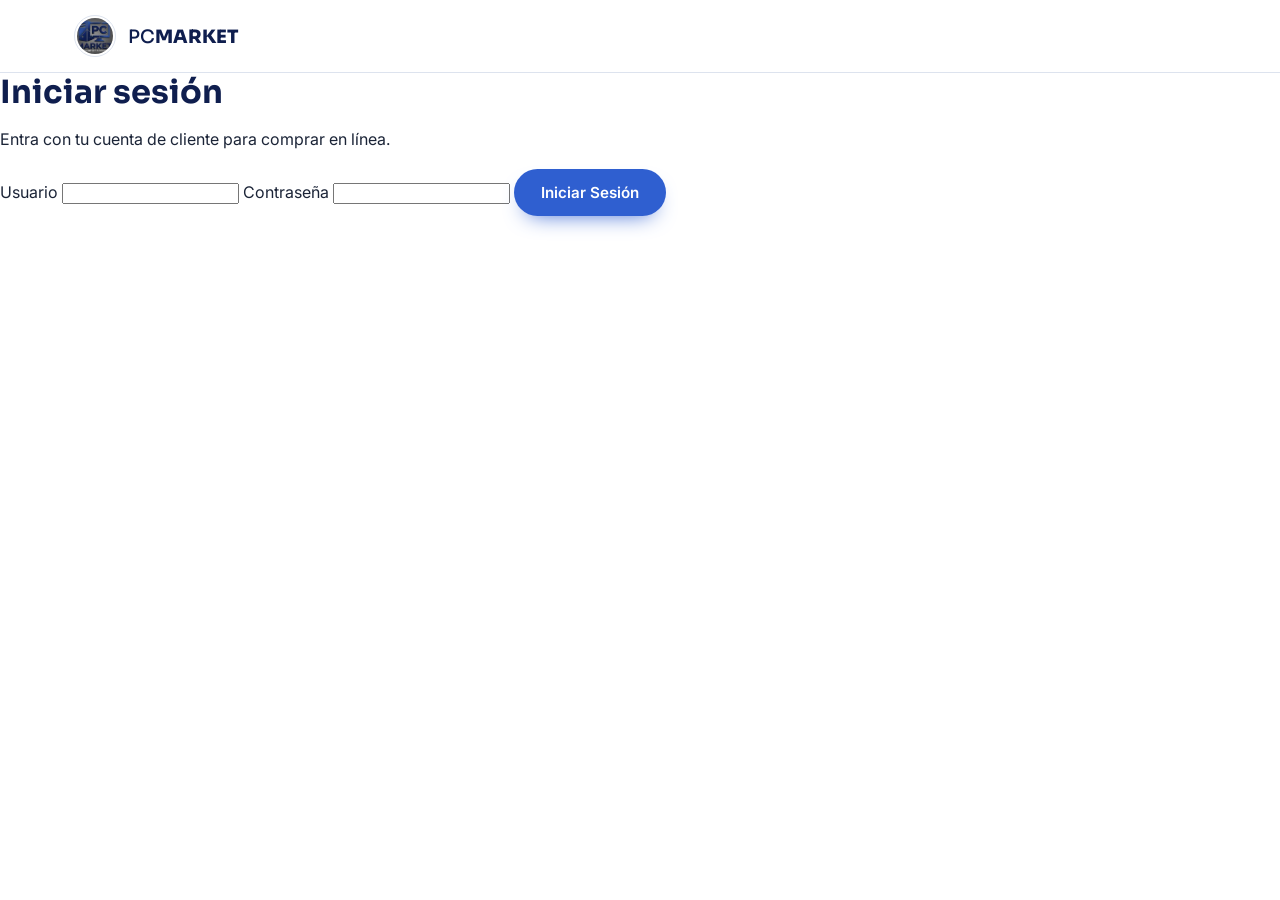
<file: login.html>
<!DOCTYPE html>
<html lang="es">
<head>
    <meta charset="UTF-8">
    <meta name="viewport" content="width=device-width, initial-scale=1.0">
    <title>PC Market | Iniciar sesión</title>
    <link rel="preconnect" href="https://fonts.googleapis.com">
    <link rel="preconnect" href="https://fonts.gstatic.com" crossorigin>
    <link href="https://fonts.googleapis.com/css2?family=Sora:wght@500;600;700;800&family=Inter:wght@400;500;600&display=swap" rel="stylesheet">
    <link rel="stylesheet" href="css/style.css?v=4">
</head>
<body>

<header class="topbar">
    <div class="topbar__inner contenedor">
        <a href="index.html" class="marca">
            <img src="images/logo/logo.jpg" alt="PC Market" class="marca__logo-img">
            <span class="marca__nombre">PC<strong>MARKET</strong></span>
        </a>
    </div>
</header>

<main class="login-wrap">
    <div class="login-card">
        <h1>Iniciar sesión</h1>
        <p class="login-card__subtitulo">Entra con tu cuenta de cliente para comprar en línea.</p>

        <form id="formLogin" novalidate>
            <label for="usuario">Usuario</label>
            <input type="text" id="usuario" name="usuario" autocomplete="username" required>

            <label for="clave">Contraseña</label>
            <input type="password" id="clave" name="clave" autocomplete="current-password" required>

            <p id="mensajeLogin" class="login-card__mensaje" hidden></p>

            <button type="submit" class="boton boton--primario login-card__boton">Iniciar Sesión</button>
        </form>
    </div>
</main>

<script src="js/script.js"></script>
<script>
document.getElementById("formLogin").addEventListener("submit", async (evento) => {
    evento.preventDefault();

    const usuario = document.getElementById("usuario").value.trim();
    const clave = document.getElementById("clave").value.trim();
    const mensaje = document.getElementById("mensajeLogin");

    mensaje.hidden = true;

    if (!usuario || !clave) {
        mensaje.textContent = "Ingresa usuario y contraseña.";
        mensaje.hidden = false;
        return;
    }

    try {
        const datos = new URLSearchParams({ usuario, clave });
        const respuesta = await fetch("api_login.php", { method: "POST", body: datos });
        const resultado = await respuesta.json();

        if (resultado.error) {
            mensaje.textContent = resultado.error;
            mensaje.hidden = false;
            return;
        }

        window.location.href = "perfil.html";
    } catch (error) {
        mensaje.textContent = "No se pudo conectar con el servidor.";
        mensaje.hidden = false;
    }
});
</script>

</body>
</html>
</file>
<file: css/style.css>
/* ==========================================================
   PC MARKET — CSS PRINCIPAL (todas las páginas)
   Reemplaza: style.css, nosotros.css, como_funciona.css, style_categorias.css
   ========================================================== */

:root{
  /* Paleta */
  --marino-900: #08122F;
  --marino: #0F1E4E;
  --azul: #2F5FD0;
  --azul-600: #264FB3;
  --acento: #22C7E8;          /* cian: detalles sobre fondos oscuros */
  --acento-oscuro: #0B7FA0;   /* cian legible sobre fondo claro */

  --texto: #1B2437;           /* texto principal (antes gris #4D4D4D) */
  --texto-suave: #475569;     /* texto secundario con buen contraste */
  --fondo: #F4F6FB;
  --fondo-2: #EAEFF8;
  --linea: #DDE3EE;
  --blanco: #FFFFFF;
  --verde: #166534;
  --verde-fondo: #E3F6EA;

  --fuente-titulo: 'Sora', 'Segoe UI', sans-serif;
  --fuente-texto: 'Inter', 'Segoe UI', sans-serif;
  --radio: 14px;
  --sombra: 0 18px 40px -22px rgba(15, 30, 78, .45);
  --ancho: 1180px;
  --alto-nav: 72px;
}

*, *::before, *::after{ box-sizing: border-box; }
html{ scroll-behavior: smooth; }
body{
  margin: 0;
  font-family: var(--fuente-texto);
  color: var(--texto);
  background: var(--blanco);
  line-height: 1.6;
  -webkit-text-size-adjust: 100%;
}
h1, h2, h3, h4{ font-family: var(--fuente-titulo); color: var(--marino); margin: 0 0 .5em; line-height: 1.2; }
p{ margin: 0 0 1em; }
a{ color: inherit; text-decoration: none; }
img{ max-width: 100%; display: block; }
ul, ol{ margin: 0; padding: 0; }
:focus-visible{ outline: 3px solid var(--acento); outline-offset: 2px; }

.contenedor{ width: 100%; max-width: var(--ancho); margin: 0 auto; padding: 0 24px; }

/* ---------- Textos pequeños tipo "rótulo" ---------- */
.catalogo__rotulo, .seccion__encabezado > p:first-child, .categorias__encabezado > p:first-child,
.titulo > span, .conocenos-titulo > span, .valores-intro > span, .consejos-texto > span{
  display: block;
  color: var(--acento-oscuro);
  font-size: .8rem;
  font-weight: 700;
  letter-spacing: .1em;
  text-transform: uppercase;
  margin-bottom: 10px;
}

/* ---------- Botones ---------- */
.boton, .boton-contactar, .boton-principal{
  display: inline-flex; align-items: center; justify-content: center; gap: 8px;
  padding: 13px 26px;
  border-radius: 999px;
  border: 1.5px solid transparent;
  font: 600 .95rem var(--fuente-texto);
  cursor: pointer;
  white-space: nowrap;
  transition: transform .15s, background-color .15s, border-color .15s, box-shadow .15s;
}
.boton:hover, .boton-contactar:hover, .boton-principal:hover{ transform: translateY(-2px); }
.boton--primario, .boton-contactar{ background: var(--azul); color: #fff; box-shadow: 0 10px 22px -12px var(--azul); }
.boton--primario:hover, .boton-contactar:hover{ background: var(--azul-600); }
.boton--fantasma{ background: transparent; color: var(--marino); border-color: #B8C3DA; }
.boton--fantasma:hover{ border-color: var(--azul); color: var(--azul); }
.boton--claro{ background: #fff; color: var(--marino); }
.boton--claro:hover{ background: var(--fondo-2); }
.boton-principal{ background: var(--acento); color: var(--marino-900); }
.boton-principal:hover{ background: #5ADBF2; }

/* ---------- Navegación ---------- */
.topbar{ position: sticky; top: 0; z-index: 50; background: rgba(255,255,255,.96); backdrop-filter: blur(8px); border-bottom: 1px solid var(--linea); }
.topbar__inner{ display: flex; align-items: center; justify-content: space-between; height: var(--alto-nav); }
.marca{ display: flex; align-items: center; gap: 12px; }
.marca__logo-img{ width: 42px; height: 42px; border-radius: 50%; object-fit: cover; background: #fff; border: 1px solid var(--linea); padding: 2px; flex-shrink: 0; }
.marca__nombre{ font: 500 1.15rem var(--fuente-titulo); color: var(--marino); }
.marca__nombre strong{ font-weight: 800; }

.nav{ display: flex; align-items: center; gap: 28px; }
.nav__lista{ list-style: none; display: flex; gap: 26px; }
.nav__link{ position: relative; padding: 6px 0; font-size: .95rem; font-weight: 500; color: var(--texto); }
.nav__link::after{ content: ""; position: absolute; left: 0; right: 0; bottom: 0; height: 2px; background: var(--azul); transform: scaleX(0); transform-origin: left; transition: transform .2s; }
.nav__link:hover, .nav__link.activo{ color: var(--azul); }
.nav__link:hover::after, .nav__link.activo::after{ transform: scaleX(1); }

.nav-toggle{ display: none; flex-direction: column; justify-content: center; gap: 5px; width: 42px; height: 42px; padding: 0 8px; background: transparent; border: 0; cursor: pointer; }
.nav-toggle span{ display: block; height: 2px; background: var(--marino); border-radius: 2px; transition: transform .2s, opacity .2s; }
.nav-toggle[aria-expanded="true"] span:nth-child(1){ transform: translateY(7px) rotate(45deg); }
.nav-toggle[aria-expanded="true"] span:nth-child(2){ opacity: 0; }
.nav-toggle[aria-expanded="true"] span:nth-child(3){ transform: translateY(-7px) rotate(-45deg); }

/* ---------- HERO (inicio, cómo funciona, nosotros) ---------- */
.hero{ position: relative; overflow: hidden; color: #E6ECFA; background: linear-gradient(135deg, var(--marino-900), var(--marino) 60%, #1B3A86); }
.hero__fondo{ position: absolute; inset: 0; opacity: .5;
  background-image: linear-gradient(rgba(255,255,255,.06) 1px, transparent 1px), linear-gradient(90deg, rgba(255,255,255,.06) 1px, transparent 1px);
  background-size: 42px 42px;
  mask-image: radial-gradient(ellipse 70% 70% at 70% 40%, #000 40%, transparent 85%); }
.hero__inner, .hero__grid, .hero-grid{ position: relative; display: grid; grid-template-columns: 1.1fr .9fr; align-items: center; gap: 48px; padding-block: 88px 96px; }
.hero h1{ color: #fff; font-size: clamp(2rem, 4.2vw, 3.1rem); font-weight: 700; max-width: 16ch; }
.hero h1 span{ color: var(--acento); display: block; }
.hero__rotulo, .etiqueta{ display: inline-block; color: var(--acento); font-size: .8rem; font-weight: 700; letter-spacing: .1em; margin-bottom: 14px; }
.hero__descripcion, .hero-texto p, .hero__texto > p{ color: #D5DDF2; font-size: 1.05rem; max-width: 50ch; }
.hero__acciones{ display: flex; gap: 14px; flex-wrap: wrap; margin-top: 28px; }
.hero .boton--fantasma{ color: #fff; border-color: rgba(255,255,255,.45); }
.hero .boton--fantasma:hover{ border-color: #fff; color: #fff; }
.confianza{ display: flex; flex-wrap: wrap; gap: 10px 26px; margin-top: 28px; color: #DCE6FA; font-size: .9rem; font-weight: 500; }

.hero__panel{ display: flex; justify-content: center; }
.hero__galeria{ display: grid; grid-template-columns: 1fr 1fr; gap: 14px; width: 100%; max-width: 420px; }
.hero__galeria figure{ margin: 0; display: flex; aspect-ratio: 1; padding: 14px; background: #fff; border-radius: var(--radio); box-shadow: 0 18px 34px -20px rgba(0,0,0,.7); }
.hero__galeria img{ width: 100%; height: 100%; object-fit: contain; mix-blend-mode: multiply; }

.hero__texto, .hero__panel{ opacity: 0; transform: translateY(14px); animation: aparecer .7s ease forwards; }
.hero__panel{ animation-delay: .15s; }
@keyframes aparecer{ to{ opacity: 1; transform: none; } }

/* Cómo funciona: dibujo de PC */
.hero__pc{ position: relative; display: grid; place-items: center; min-height: 320px; }
.pc-circulo{ width: 250px; height: 250px; border-radius: 50%; display: grid; place-items: center; align-content: center; gap: 6px; background: radial-gradient(circle, rgba(34,199,232,.28), rgba(255,255,255,.06)); border: 1px solid rgba(255,255,255,.25); }
.pc-monitor{ width: 150px; height: 100px; border: 5px solid #fff; border-radius: 10px; background: var(--marino-900); padding: 8px; }
.pantalla{ display: grid; gap: 6px; }
.barra{ height: 8px; width: 40%; border-radius: 4px; background: var(--acento); }
.pantalla-linea{ height: 6px; border-radius: 3px; background: rgba(255,255,255,.35); }
.pantalla-linea.corta{ width: 60%; }
.pc-base{ width: 70px; height: 8px; border-radius: 4px; background: #fff; }
.burbuja, .texto-flotante{ position: absolute; padding: 8px 16px; border-radius: 999px; background: #fff; color: var(--marino); font: 700 .8rem var(--fuente-titulo); letter-spacing: .05em; box-shadow: 0 12px 24px -14px rgba(0,0,0,.7); }
.burbuja1{ top: 14%; left: 8%; } .burbuja2{ top: 20%; right: 6%; } .burbuja3{ bottom: 12%; left: 22%; }

/* Nosotros: logo grande y figuras */
.hero__figura{ position: absolute; border-radius: 50%; background: rgba(34,199,232,.12); }
.figura1{ width: 360px; height: 360px; top: -140px; right: -80px; }
.figura2{ width: 220px; height: 220px; bottom: -90px; left: -60px; }
.hero-logo{ position: relative; display: grid; place-items: center; min-height: 320px; }
.logo-circulo{ width: 230px; height: 230px; border-radius: 50%; background: #fff; padding: 14px; box-shadow: 0 24px 50px -24px rgba(0,0,0,.8); }
.logo-circulo img{ width: 100%; height: 100%; object-fit: contain; border-radius: 50%; }
.flotante1{ top: 8%; left: 6%; } .flotante2{ top: 46%; right: 0; } .flotante3{ bottom: 6%; left: 14%; }

/* ---------- Secciones generales ---------- */
.seccion__encabezado, .titulo, .categorias__encabezado{ max-width: 56ch; margin-bottom: 44px; }
.seccion__encabezado h2, .titulo h2{ font-size: clamp(1.6rem, 3vw, 2.2rem); }
.seccion__encabezado p, .titulo p, .categorias__encabezado p{ color: var(--texto-suave); }
.categorias__encabezado h1{ font-size: clamp(2rem, 4vw, 2.8rem); }
.titulo h2 strong, .conocenos-titulo strong, .valores-intro strong, .consejos-texto strong{ color: var(--azul); }

/* Inicio: beneficios */
.valores.contenedor{ display: grid; grid-template-columns: repeat(3, 1fr); gap: 28px; padding-block: 72px; }
.valores__item{ background: #fff; border: 1px solid var(--linea); border-radius: var(--radio); padding: 28px; }
.valores__icono{ display: inline-flex; align-items: center; justify-content: center; width: 52px; height: 52px; margin-bottom: 16px; border-radius: 12px; background: var(--fondo-2); font-size: 1.5rem; }
.valores__item h3{ font-size: 1.1rem; }
.valores__item p{ margin: 0; color: var(--texto-suave); font-size: .95rem; }

/* Categorías (inicio en fila / categorias.html en tarjeta) */
.categorias{ padding-block: 72px; background: var(--fondo); }
.categorias__grid{ display: grid; grid-template-columns: repeat(3, 1fr); gap: 20px; }
.categoria{ display: flex; align-items: center; gap: 16px; padding: 20px; background: #fff; border: 1px solid var(--linea); border-radius: var(--radio); transition: transform .2s, box-shadow .2s, border-color .2s; }
.categoria:hover{ transform: translateY(-4px); border-color: #A9BBE8; box-shadow: var(--sombra); }
.categoria__img{ width: 60px; height: 60px; flex-shrink: 0; object-fit: contain; background: #fff; mix-blend-mode: multiply; }
.categoria__nombre{ font: 600 1rem var(--fuente-titulo); color: var(--marino); }
.categoria:has(.categoria__imagen){ flex-direction: column; align-items: stretch; gap: 0; padding: 0; overflow: hidden; }
.categoria__imagen{ aspect-ratio: 4 / 3; display: grid; place-items: center; padding: 18px; background: #fff; border-bottom: 1px solid var(--linea); }
.categoria__imagen img{ width: 100%; height: 100%; object-fit: contain; mix-blend-mode: multiply; }
.categoria__contenido{ padding: 22px; }
.categoria__contenido h2{ font-size: 1.15rem; }
.categoria__contenido p{ color: var(--texto-suave); font-size: .92rem; }
.categoria__contenido span{ color: var(--azul); font-weight: 600; font-size: .92rem; }

/* CTA final de inicio */
.cta-final{ padding: 64px 0; background: linear-gradient(135deg, var(--azul), var(--marino)); }
.cta-final__inner{ display: flex; align-items: center; justify-content: space-between; gap: 28px; flex-wrap: wrap; }
.cta-final h2{ color: #fff; margin-bottom: 8px; }
.cta-final p{ color: #DCE6FA; margin: 0; }

/* ---------- Catálogo ---------- */
.catalogo{ padding: 64px 0 90px; background: var(--fondo); min-height: 80vh; }
.catalogo__encabezado{ display: flex; justify-content: space-between; align-items: flex-end; gap: 30px; margin-bottom: 28px; }
.catalogo__encabezado h1{ font-size: clamp(2rem, 4vw, 2.9rem); margin-bottom: 10px; }
.catalogo__encabezado p{ max-width: 600px; color: var(--texto-suave); }
.catalogo__busqueda input{ width: 320px; padding: 14px 18px; border: 1px solid #C5CEE0; border-radius: 12px; background: #fff; color: var(--texto); font: .95rem var(--fuente-texto); outline: none; }
.catalogo__busqueda input::placeholder{ color: #6B7587; }
.catalogo__busqueda input:focus{ border-color: var(--azul); box-shadow: 0 0 0 3px rgba(47,95,208,.18); }

.filtros{ position: sticky; top: var(--alto-nav); z-index: 20; display: flex; gap: 10px; padding: 12px 0; margin-bottom: 24px; background: var(--fondo); overflow-x: auto; scrollbar-width: thin; }
.filtro{ flex: 0 0 auto; display: inline-flex; align-items: center; gap: 8px; padding: 10px 18px; border: 1px solid #C5CEE0; border-radius: 999px; background: #fff; color: var(--texto); font: 600 .9rem var(--fuente-texto); cursor: pointer; transition: .2s; }
.filtro small{ padding: 1px 8px; border-radius: 999px; background: var(--fondo-2); font-size: .72rem; }
.filtro:hover{ border-color: var(--azul); color: var(--azul); }
.filtro.activo{ background: var(--azul); border-color: var(--azul); color: #fff; box-shadow: 0 10px 18px -12px var(--azul); }
.filtro.activo small{ background: rgba(255,255,255,.25); }

.productos-grid{ display: grid; grid-template-columns: repeat(4, 1fr); gap: 22px; }
.producto{ overflow: hidden; background: #fff; border: 1px solid var(--linea); border-radius: 16px; transition: transform .2s, box-shadow .2s, border-color .2s; }
.producto:hover{ transform: translateY(-5px); border-color: #A9BBE8; box-shadow: var(--sombra); }
.producto__imagen{ position: relative; aspect-ratio: 1; display: grid; place-items: center; padding: 18px; background: #fff; border-bottom: 1px solid var(--linea); }
.producto__imagen img{ width: 100%; height: 100%; object-fit: contain; mix-blend-mode: multiply; }
.producto__etiqueta{ position: absolute; top: 12px; left: 12px; z-index: 2; padding: 5px 10px; border-radius: 6px; background: var(--marino); color: #fff; font-size: .72rem; font-weight: 700; }
.producto__contenido{ padding: 18px 20px 20px; }
.producto__marca{ margin-bottom: 4px; color: var(--azul); font-size: .78rem; font-weight: 700; text-transform: uppercase; letter-spacing: .04em; }
.producto__contenido h2{ font-size: 1.05rem; margin-bottom: 8px; }
.producto__descripcion{ min-height: 66px; color: var(--texto-suave); font-size: .88rem; }
.producto__abajo{ display: flex; align-items: center; justify-content: space-between; gap: 10px; margin-top: 14px; padding-top: 14px; border-top: 1px solid var(--linea); }
.producto__precio{ color: var(--marino); font: 800 1.3rem var(--fuente-titulo); }
.producto__stock{ padding: 5px 9px; border-radius: 6px; background: var(--verde-fondo); color: var(--verde); font-size: .72rem; font-weight: 700; }
.sin-resultados{ padding: 50px; text-align: center; font-weight: 600; color: var(--texto-suave); }

/* ---------- Pasos / Cómo funciona ---------- */
.pasos-seccion{ padding-block: 80px; background: var(--fondo); }
.pasos-grid{ display: grid; grid-template-columns: repeat(4, 1fr); gap: 22px; }
.paso{ display: flex; flex-direction: column; padding: 26px; background: #fff; border: 1px solid var(--linea); border-top: 4px solid var(--azul); border-radius: var(--radio); }
.paso-top{ display: flex; align-items: center; justify-content: space-between; margin-bottom: 14px; }
.numero{ color: #A9BBE8; font: 800 2rem var(--fuente-titulo); }
.icono{ font-size: 1.7rem; }
.paso h3{ font-size: 1.1rem; }
.paso p{ color: var(--texto-suave); font-size: .93rem; }
.paso a{ margin-top: auto; color: var(--azul); font-weight: 600; font-size: .92rem; }
.paso a:hover{ text-decoration: underline; }
.sin-link{ margin-top: auto; color: var(--verde); font-weight: 600; font-size: .92rem; }

.componentes, .mision{ padding-block: 80px; background: linear-gradient(160deg, var(--marino-900), var(--marino)); }
.titulo-blanco > span{ display: block; margin-bottom: 10px; color: var(--acento); font-size: .8rem; font-weight: 700; letter-spacing: .1em; text-transform: uppercase; }
.titulo-blanco h2{ color: #fff; font-size: clamp(1.6rem, 3vw, 2.2rem); max-width: 22ch; margin-bottom: 40px; }
.titulo-blanco p{ color: #D5DDF2; }
.componentes-grid{ display: grid; grid-template-columns: repeat(3, 1fr); gap: 18px; }
.componente{ display: flex; align-items: center; gap: 16px; padding: 20px; background: rgba(255,255,255,.07); border: 1px solid rgba(255,255,255,.18); border-radius: var(--radio); transition: background .2s, transform .2s; }
.componente:hover{ background: rgba(255,255,255,.13); transform: translateY(-3px); }
.componente-icono{ flex-shrink: 0; width: 54px; height: 54px; display: grid; place-items: center; border-radius: 12px; background: var(--acento); color: var(--marino-900); font: 800 .8rem var(--fuente-titulo); }
.componente > div:nth-child(2){ flex: 1; }
.componente span{ color: var(--acento); font-size: .75rem; font-weight: 700; }
.componente h3{ margin: 0 0 4px; color: #fff; font-size: 1.02rem; }
.componente p{ margin: 0; color: #D5DDF2; font-size: .88rem; }
.componente b{ color: var(--acento); font-size: 1.2rem; }

.consejos{ padding-block: 80px; background: #fff; }
.consejos-grid{ display: grid; grid-template-columns: 1fr 1.1fr; gap: 56px; align-items: center; }
.consejos-texto h2{ font-size: clamp(1.6rem, 3vw, 2.2rem); }
.consejos-texto p{ color: var(--texto-suave); }
.lista-consejos{ display: grid; gap: 16px; }
.consejo{ display: flex; gap: 18px; padding: 22px; background: var(--fondo); border: 1px solid var(--linea); border-radius: var(--radio); }
.consejo > div{ flex-shrink: 0; width: 42px; height: 42px; display: grid; place-items: center; border-radius: 50%; background: var(--marino); color: #fff; font: 700 .9rem var(--fuente-titulo); }
.consejo h3{ font-size: 1.05rem; margin-bottom: 4px; }
.consejo p{ margin: 0; color: var(--texto-suave); font-size: .93rem; }

.final{ padding-block: 56px; background: linear-gradient(135deg, var(--azul), var(--marino)); }
.final-contenido{ display: flex; align-items: center; justify-content: space-between; gap: 28px; flex-wrap: wrap; }
.final span{ display: block; margin-bottom: 8px; color: var(--acento); font-size: .8rem; font-weight: 700; letter-spacing: .1em; }
.final h2{ margin: 0; color: #fff; font-size: clamp(1.5rem, 3vw, 2.1rem); }
.final-contenido > a{ padding: 13px 26px; border-radius: 999px; background: #fff; color: var(--marino); font-weight: 600; transition: transform .15s; }
.final-contenido > a:hover{ transform: translateY(-2px); }

/* ---------- Nosotros ---------- */
.conocenos{ padding-block: 80px; background: #fff; }
.conocenos-grid, .valores-grid{ display: grid; grid-template-columns: 1fr 1.1fr; gap: 56px; align-items: start; }
.conocenos-titulo h2, .valores-intro h2{ font-size: clamp(1.7rem, 3vw, 2.3rem); }
.conocenos-texto p, .valores-intro p{ color: var(--texto-suave); font-size: 1.02rem; }

.mision-grid{ display: grid; grid-template-columns: 1fr 1fr; gap: 22px; }
.mision-card{ position: relative; padding: 32px; background: rgba(255,255,255,.07); border: 1px solid rgba(255,255,255,.2); border-radius: 18px; color: #DCE6FA; }
.mision-card h3{ color: #fff; }
.mision-card.destacado{ background: #fff; color: var(--texto); }
.mision-card.destacado h3{ color: var(--marino); }
.card-numero{ position: absolute; top: 22px; right: 26px; color: rgba(255,255,255,.3); font: 800 1.6rem var(--fuente-titulo); }
.destacado .card-numero{ color: #C7D3EE; }
.card-icono{ font-size: 2rem; margin-bottom: 12px; }

.ofrecemos{ padding-block: 80px; background: var(--fondo); }
.ofrecemos-grid{ display: grid; grid-template-columns: repeat(4, 1fr); gap: 20px; }
.ofrecemos-card{ position: relative; padding: 26px; background: #fff; border: 1px solid var(--linea); border-radius: var(--radio); }
.ofrecemos-icono{ display: grid; place-items: center; width: 52px; height: 52px; margin-bottom: 16px; border-radius: 12px; background: var(--marino); color: #fff; font: 700 .85rem var(--fuente-titulo); }
.ofrecemos-card p{ color: var(--texto-suave); font-size: .93rem; margin: 0; }
.ofrecemos-card > span{ position: absolute; top: 18px; right: 20px; color: #C7D3EE; font: 800 1.4rem var(--fuente-titulo); }

.valores:not(.contenedor){ padding-block: 80px; background: #fff; }
.valores-lista{ display: grid; gap: 14px; }
.valor{ display: flex; gap: 18px; align-items: center; padding: 20px 22px; background: var(--fondo); border: 1px solid var(--linea); border-radius: var(--radio); }
.valor-numero{ flex-shrink: 0; width: 44px; height: 44px; display: grid; place-items: center; border-radius: 50%; background: var(--azul); color: #fff; font: 700 .9rem var(--fuente-titulo); }
.valor h3{ font-size: 1.05rem; margin-bottom: 2px; }
.valor p{ margin: 0; color: var(--texto-suave); font-size: .93rem; }

/* ---------- Proceso (contacto) ---------- */
.proceso{ padding-block: 72px; background: var(--fondo); }
.proceso__lista{ list-style: none; display: grid; grid-template-columns: repeat(3, 1fr); gap: 24px; }
.proceso__paso{ padding: 30px 26px; background: #fff; border: 1px solid var(--linea); border-radius: var(--radio); }
.proceso__numero{ display: inline-flex; align-items: center; justify-content: center; width: 38px; height: 38px; margin-bottom: 16px; border-radius: 50%; background: var(--marino); color: #fff; font: 700 1rem var(--fuente-titulo); }
.proceso__paso h3{ font-size: 1.05rem; }
.proceso__paso p{ color: var(--texto-suave); font-size: .95rem; margin-bottom: 0; }

/* ---------- Contacto ---------- */
.contacto{ padding-block: 72px; background: #fff; }
.contacto__grid{ display: grid; grid-template-columns: 1fr 1.2fr; gap: 32px; align-items: start; }
.contacto__informacion, .contacto__formulario{ padding: 34px; border: 1px solid var(--linea); border-radius: 18px; }
.contacto__informacion{ background: var(--marino); border-color: var(--marino); color: #DCE6FA; }
.contacto__informacion h2{ color: #fff; }
.contacto__dato{ margin-top: 20px; padding-top: 18px; border-top: 1px solid rgba(255,255,255,.18); }
.contacto__dato h3{ margin-bottom: 4px; color: var(--acento); font-size: .8rem; letter-spacing: .08em; text-transform: uppercase; }
.contacto__dato p{ margin: 0; color: #fff; }
.contacto__formulario{ background: var(--fondo); }
.contacto__formulario > p{ color: var(--texto-suave); }
.contacto__formulario label{ display: block; margin: 16px 0 6px; color: var(--texto); font-size: .88rem; font-weight: 600; }
.contacto__formulario input, .contacto__formulario textarea{ width: 100%; padding: 13px 15px; border: 1px solid #C5CEE0; border-radius: 10px; background: #fff; color: var(--texto); font: .95rem var(--fuente-texto); outline: none; }
.contacto__formulario textarea{ resize: vertical; }
.contacto__formulario input:focus, .contacto__formulario textarea:focus{ border-color: var(--azul); box-shadow: 0 0 0 3px rgba(47,95,208,.18); }
.contacto__formulario button{ margin-top: 22px; }
.contacto__mensaje{ margin: 14px 0 0; color: var(--verde); font-weight: 600; }

/* ---------- Pie de página (todas las variantes) ---------- */
.pie{ padding-top: 60px; background: var(--marino-900); color: #D5DDF2; }
.pie__grid, .pie-grid{ display: grid; grid-template-columns: 1.4fr 1fr 1fr 1fr; gap: 32px; padding-bottom: 44px; border-bottom: 1px solid rgba(255,255,255,.14); }
.pie__marca, .pie-marca{ display: flex; flex-direction: column; align-items: flex-start; gap: 12px; }
.pie__marca p, .pie-marca p{ margin: 0; font-size: .92rem; }
.pie__logo, .pie-marca img{ width: 56px; height: 56px; padding: 4px; object-fit: contain; border-radius: 12px; background: #fff; }
.espacio-logo{ display: block; }
.espacio-logo--con-imagen .pie__logo{ width: 56px; height: 56px; }
.pie-marca h3{ margin: 0; color: #fff; font-weight: 500; }
.pie-marca h3 span{ font-weight: 800; }
.pie__columna h4, .pie-grid > div > h4{ margin-bottom: 14px; color: #fff; font-size: .9rem; }
.pie__columna ul{ list-style: none; display: grid; gap: 10px; }
.pie__columna li, .pie__columna a, .pie-grid a, .pie-grid p{ font-size: .92rem; color: #D5DDF2; }
.pie-grid a{ display: block; margin-bottom: 10px; }
.pie-grid p{ margin-bottom: 8px; }
.pie__columna a:hover, .pie-grid a:hover{ color: var(--acento); }
.pie__linea, .pie-final{ padding: 20px 24px; text-align: center; font-size: .84rem; color: #B9C6E4; }

/* ---------- Movimiento reducido ---------- */
@media (prefers-reduced-motion: reduce){
  html{ scroll-behavior: auto; }
  .hero__texto, .hero__panel{ animation: none; opacity: 1; transform: none; }
  *{ transition: none !important; }
}

/* ==========================================================
   RESPONSIVE
   ========================================================== */
@media (max-width: 1000px){
  .productos-grid{ grid-template-columns: repeat(3, 1fr); }
  .pasos-grid, .ofrecemos-grid{ grid-template-columns: repeat(2, 1fr); }
  .componentes-grid, .categorias__grid{ grid-template-columns: repeat(2, 1fr); }
}

@media (max-width: 900px){
  :root{ --alto-nav: 68px; }
  .hero__inner, .hero__grid, .hero-grid, .conocenos-grid, .valores-grid, .consejos-grid, .contacto__grid, .mision-grid{ grid-template-columns: 1fr; gap: 36px; }
  .hero__inner, .hero__grid, .hero-grid{ padding-block: 56px 64px; }
  .hero__panel{ justify-content: flex-start; }
  .valores.contenedor, .proceso__lista{ grid-template-columns: 1fr; }
  .pie__grid, .pie-grid{ grid-template-columns: 1fr 1fr; }
}

@media (max-width: 760px){
  .nav-toggle{ display: flex; }
  .nav{ position: absolute; top: var(--alto-nav); left: 0; right: 0; max-height: calc(100vh - var(--alto-nav)); overflow-y: auto; flex-direction: column; align-items: stretch; gap: 18px; padding: 22px 24px; background: #fff; border-bottom: 1px solid var(--linea); box-shadow: 0 20px 30px -20px rgba(15,30,78,.4); opacity: 0; transform: translateY(-8px); pointer-events: none; transition: opacity .2s, transform .2s; }
  .nav.esta-abierto{ opacity: 1; transform: none; pointer-events: auto; }
  .nav__lista{ flex-direction: column; gap: 14px; }
  .nav .boton, .nav .boton-contactar{ width: 100%; }

  .catalogo{ padding-top: 40px; }
  .catalogo__encabezado{ flex-direction: column; align-items: stretch; }
  .catalogo__busqueda input{ width: 100%; }
  .productos-grid{ grid-template-columns: repeat(2, 1fr); gap: 14px; }
  .producto__contenido{ padding: 14px; }
  .producto__descripcion{ display: none; }
  .producto__abajo{ flex-direction: column; align-items: flex-start; }

  .hero__acciones .boton{ width: 100%; }
  .pasos-grid, .ofrecemos-grid, .componentes-grid, .categorias__grid{ grid-template-columns: 1fr; }
  .cta-final__inner, .final-contenido{ flex-direction: column; align-items: flex-start; }
  .contacto__informacion, .contacto__formulario{ padding: 24px; }
  .pie__grid, .pie-grid{ grid-template-columns: 1fr; }
  .burbuja1{ left: 0; } .burbuja2{ right: 0; }
}

@media (max-width: 420px){
  .contenedor{ padding: 0 18px; }
  .productos-grid{ grid-template-columns: 1fr; }
  .producto__descripcion{ display: block; min-height: 0; }
  .marca__nombre{ font-size: 1rem; }
}

/* ---------- Selector de orden y eslogan ---------- */
.catalogo__busqueda{ display: flex; flex-direction: column; gap: 10px; }
.catalogo__busqueda select{ width: 100%; padding: 12px 14px; border: 1px solid #C5CEE0; border-radius: 12px; background: #fff; color: var(--texto); font: .9rem var(--fuente-texto); cursor: pointer; }
.slogan{ padding: 10px 0; background: linear-gradient(90deg, var(--marino-900), var(--azul)); color: #fff; text-align: center; font-size: .9rem; font-weight: 600; letter-spacing: .02em; }
.slogan strong{ color: var(--acento); }
</file>
